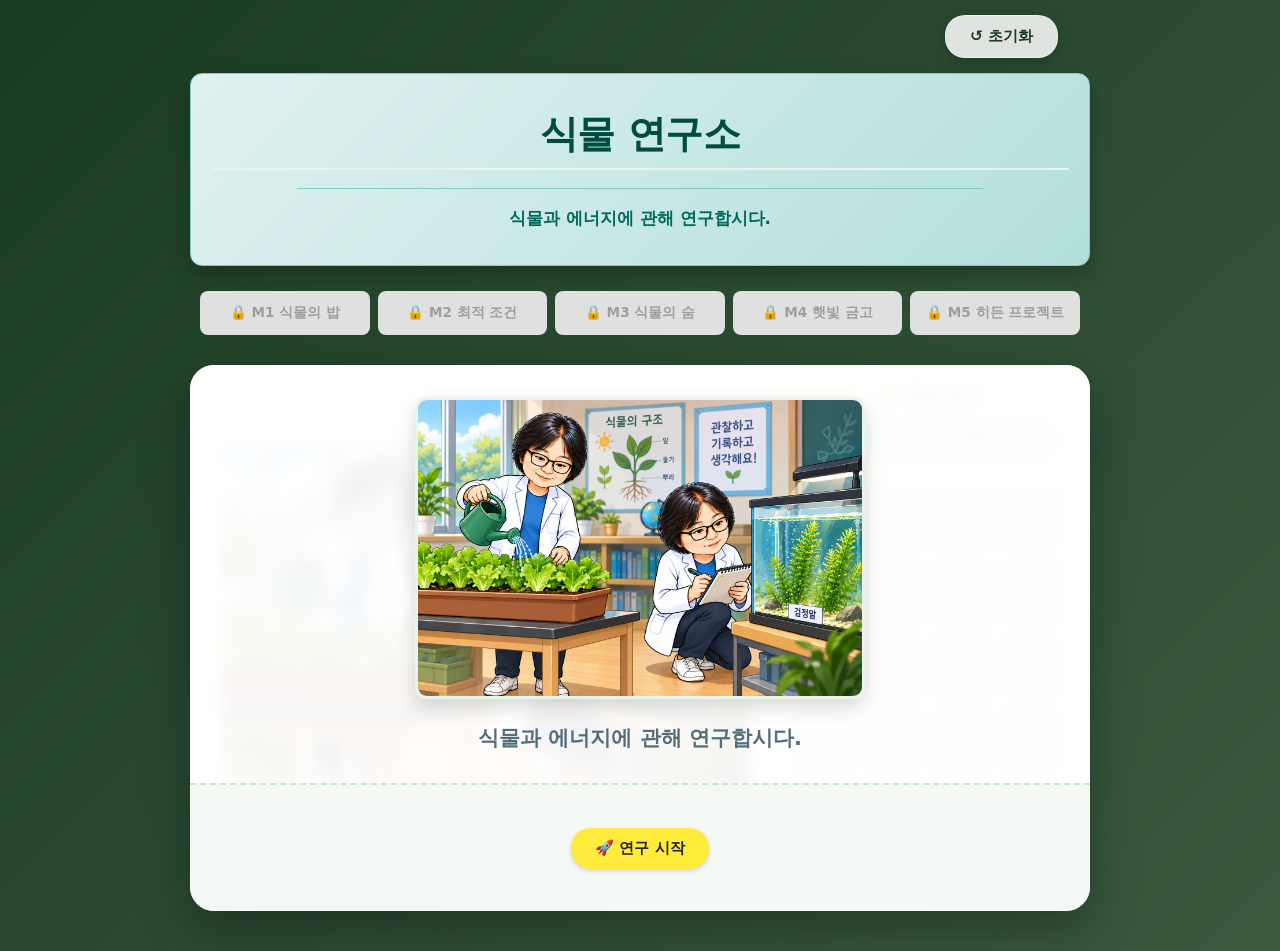
<file: index.html>
<!DOCTYPE html>
<html lang="ko">
<head>
  <meta charset="UTF-8">
  <meta name="viewport" content="width=device-width, initial-scale=1.0, maximum-scale=1.0, user-scalable=no">
  <title>식물 연구소</title>
  <link rel="stylesheet" href="style.css">
  <script defer src="js/main.js"></script>
  <style>
    /* 전체 화면 레이아웃 */
    body, html {
      min-height: 100vh;
      margin: 0;
      display: flex;
      flex-direction: column;
      font-family: 'Pretendard', sans-serif;
      /* 💡 [수정됨] 다른 미션과 동일한 진한 청록색 배경 적용 */
      background: linear-gradient(135deg, #1a3c23 0%, #3a5a40 100%);
      position: relative;
    }

    /* 초기화 버튼 위치 독립 (우측 상단) */
    .top-action-bar {
      text-align: right;
      padding: 15px 2.5% 0;
      max-width: 900px;
      margin: 0 auto;
      width: 100%;
      box-sizing: border-box;
    }

    .btn-reset {
      background: rgba(255, 255, 255, 0.85); /* 💡 어두운 배경에 맞게 색상 변경 */
      color: #1a3c23; 
      border: 1px solid rgba(255,255,255,0.4);
      padding: 10px 24px; 
      font-size: 0.95rem; 
      font-weight: bold; 
      border-radius: 20px; 
      box-shadow: 0 4px 15px rgba(0,0,0,0.2); 
      backdrop-filter: blur(8px);
      cursor: pointer;
      transition: transform 0.2s, background 0.2s;
    }
    
    .btn-reset:hover { 
      transform: scale(1.05); 
      background: #ffffff; 
    }

    /* 밝고 산뜻한 청록색(Teal) 헤더 박스 디자인 */
    .main-header-box {
      background: linear-gradient(135deg, #e0f2f1 0%, #b2dfdb 100%);
      padding: 35px 20px;
      border-radius: 12px;
      border: 1px solid #80cbc4; 
      margin: 15px auto 25px;
      text-align: center;
      max-width: 900px;
      width: 95%;
      box-sizing: border-box;
      box-shadow: 0 8px 20px rgba(0, 0, 0, 0.25); /* 💡 어두운 배경에서 살짝 띄우기 위해 그림자 강화 */
    }

    .main-header-box h2 {
      color: #004d40; 
      margin: 0;
      font-size: 2.4rem;
      font-weight: 800;
      letter-spacing: -0.5px;
    }

    .main-header-box hr {
      border: 0;
      border-top: 1px solid #80cbc4; 
      margin: 18px auto;
      width: 80%;
    }

    .main-header-box p {
      color: #00695c; 
      font-size: 1.05rem;
      margin: 0;
      font-weight: 600;
    }

    /* 직사각형 탭 내비게이션 */
    #stage-nav {
      display: flex;
      flex-direction: row;
      gap: 8px;
      justify-content: space-between;
      margin: 0 auto 30px;
      max-width: 900px;
      width: 95%;
      position: relative;
      z-index: 10;
    }

    .nav-btn {
      flex: 1;
      background-color: rgba(255, 255, 255, 0.15); /* 💡 어두운 배경에 맞춘 반투명 디자인 */
      color: rgba(255, 255, 255, 0.6);           
      padding: 16px 5px;
      border-radius: 6px;
      font-size: 0.95rem;
      font-weight: 700;
      text-align: center;
      text-decoration: none;
      line-height: 1.4;
      cursor: pointer;
      transition: all 0.2s ease;
      border: 1px solid rgba(255, 255, 255, 0.1);
      display: flex;
      align-items: center;
      justify-content: center;
    }

    .nav-btn:not(.disabled) {
      background-color: #e8f5e9;
      color: #2e7d32;
      border: 1px solid #c8e6c9;
      box-shadow: 0 4px 10px rgba(0,0,0,0.2);
    }
    
    .nav-btn:not(.disabled):hover {
      background-color: #2e7d32; 
      color: #ffffff;
      transform: translateY(-2px);
      box-shadow: 0 6px 15px rgba(0,0,0,0.3);
    }

    .nav-btn.disabled {
      cursor: not-allowed;
      pointer-events: none;
    }

    /* === 💡 [수정됨] 하단 영역을 하얀색 둥근 카드 안에 담아 깔끔하게 정리 === */
    .main-container {
      flex-grow: 1;
      display: flex;
      flex-direction: row; 
      width: 95%;
      max-width: 900px;
      margin: 0 auto 40px;
      background: #ffffff;
      border-radius: 24px;
      box-shadow: 0 20px 50px rgba(0,0,0,0.3);
      overflow: hidden; /* 보상 영역의 모서리도 카드 모양에 맞춰 둥글게 깎임 */
      min-height: 400px;
      position: relative;
    }

    #start-overlay {
      position: absolute;
      top: 0; left: 0; width: 100%; height: 100%;
      background: rgba(255, 255, 255, 0.95);
      backdrop-filter: blur(8px);
      display: flex;
      flex-direction: column;
      z-index: 50;
    }

    .start-top {
      flex: 3;
      display: flex;
      flex-direction: column;
      align-items: center;
      justify-content: center;
      padding: 20px;
      box-sizing: border-box;
    }

    .start-top img {
      width: 100%;
      max-width: 450px;
      max-height: 40vh;
      object-fit: contain;
      border-radius: 12px;
      box-shadow: 0 8px 20px rgba(0,0,0,0.15);
      border: 3px solid #e8f5e9;
      margin-bottom: 25px;
    }

    .start-bottom {
      flex: 1;
      display: flex;
      align-items: center;
      justify-content: center;
      background: rgba(244, 249, 245, 0.9);
      border-top: 2px dashed #c8e6c9;
    }
    
    .btn-start {
      background: #ffeb3b; 
      color: #212121; 
      border: none;
      padding: 10px 24px; 
      font-size: 0.95rem; 
      font-weight: bold; 
      border-radius: 20px; 
      box-shadow: 0 2px 4px rgba(0,0,0,0.15); 
      cursor: pointer;
      transition: transform 0.2s, background 0.2s, box-shadow 0.2s;
    }
    
    .btn-start:hover { 
      transform: scale(1.05); 
      background: #fdd835; 
      box-shadow: 0 4px 8px rgba(0,0,0,0.2);
    }

    .image-area {
      flex: 2;
      display: flex;
      justify-content: center;
      align-items: center;
      padding: 20px;
      box-sizing: border-box;
    }

    .image-area img {
      width: 100%;
      max-width: 600px;
      max-height: 100%;
      object-fit: contain;
      border-radius: 12px;
      box-shadow: 0 4px 12px rgba(0,0,0,0.15);
      border: 2px solid #e8f5e9;
    }

    .reward-container {
      flex: 1;
      background-color: #f9fbe7;
      border-left: 3px dashed #c5e1a5;
      padding: 20px;
      display: flex;
      flex-direction: column;
      box-sizing: border-box;
      min-width: 280px; 
    }

    .reward-header {
      font-size: 1.1rem;
      font-weight: bold;
      color: #33691e;
      margin-bottom: 15px;
      display: flex;
      flex-direction: column;
      gap: 10px;
      align-items: stretch;
      border-bottom: 2px solid #dcedc8;
      padding-bottom: 10px;
    }

    #reward-area {
      display: grid;
      grid-template-columns: repeat(4, 1fr);
      grid-template-rows: repeat(5, 68px);
      gap: 6px;
      justify-content: center;
    }

    .reward-slot {
      width: 64px; 
      height: 64px;
      background-color: #e0e0e0;
      border-radius: 8px;
      border: 2px dashed #b0bec5;
      display: flex;
      justify-content: center;
      align-items: center;
      margin: 0 auto;
      box-sizing: border-box;
    }

    .reward-item {
      width: 100%;
      height: 100%;
      object-fit: cover;
      border-radius: 6px;
      box-shadow: 0 2px 4px rgba(0,0,0,0.2);
      animation: popIn 0.4s cubic-bezier(0.175, 0.885, 0.32, 1.275);
    }
    
    @keyframes popIn {
      0% { transform: scale(0); opacity: 0; }
      100% { transform: scale(1); opacity: 1; }
    }
  </style>
</head>
<body>

<!-- 우측 상단 초기화 버튼 -->
<div class="top-action-bar">
  <button class="btn-reset" onclick="resetAllProgress()">↺ 초기화</button>
</div>

<!-- 밝고 세련된 청록색(Teal) 테마 헤더 박스 -->
<div class="main-header-box">
  <h2>식물 연구소</h2>
  <hr>
  <p>식물과 에너지에 관해 연구합시다.</p>
</div>

<!-- 직사각형 탭 내비게이션 -->
<nav id="stage-nav">
  <a href="mission1.html" class="nav-btn">M1 식물의 밥</a>
  <a href="mission2.html" class="nav-btn disabled">🔒 M2 최적조건</a>
  <a href="mission3.html" class="nav-btn disabled">🔒 M3 식물의 숨</a>
  <a href="mission4.html" class="nav-btn disabled">🔒 M4 햇빛 금고 </a>
  <a href="mission5.html" class="nav-btn disabled">🔒 히든프로젝트</a>
</nav>

<!-- 하단 영역 (하얀색 둥근 카드 안에 담김) -->
<main class="main-container">
  
  <div id="start-overlay">
    <div class="start-top">
      <img src="images/main_1.png" alt="식물 연구소 실험실" onerror="this.src='data:image/svg+xml;charset=UTF-8,%3Csvg xmlns=%22http://www.w3.org/2000/svg%22 viewBox=%220 0 400 300%22%3E%3Crect width=%22400%22 height=%22300%22 fill=%22%23e8f5e9%22/%3E%3Ctext x=%22200%22 y=%22150%22 text-anchor=%22middle%22 fill=%22%2378909c%22 font-size=%2220%22%3E메인 이미지 (images/main_1.png)%3C/text%3E%3C/svg%3E'">
      <p style="font-size:1.3rem; color:#546e7a; margin: 0; font-weight: bold; text-align: center;">식물과 에너지에 관해 연구합시다.</p>
    </div>
    <div class="start-bottom">
      <button class="btn-start" onclick="startResearch()">🚀 연구 시작</button>
    </div>
  </div>

  <div class="image-area">
    <img src="images/main_1.png" alt="과학 실험실에서 탐구하는 모습">
  </div>

  <div class="reward-container">
    <div class="reward-header">
      <span style="text-align: center;">🏆 햇빛 창고</span>
      <button id="btn-claim-reward" style="padding: 10px; font-size: 0.95rem; font-weight: bold; border-radius: 12px; border: none; transition: 0.2s;" onclick="claimReward()">🎁 보상 얻기 (남은 횟수: <span id="reward-count">0</span>)</button>
    </div>
    
    <div id="reward-area"></div>
  </div>

</main>

<canvas id="confetti-canvas" style="position: fixed; top: 0; left: 0; pointer-events: none; width: 100%; height: 100%; z-index: 9999;"></canvas>

</body>
</html>
</file>
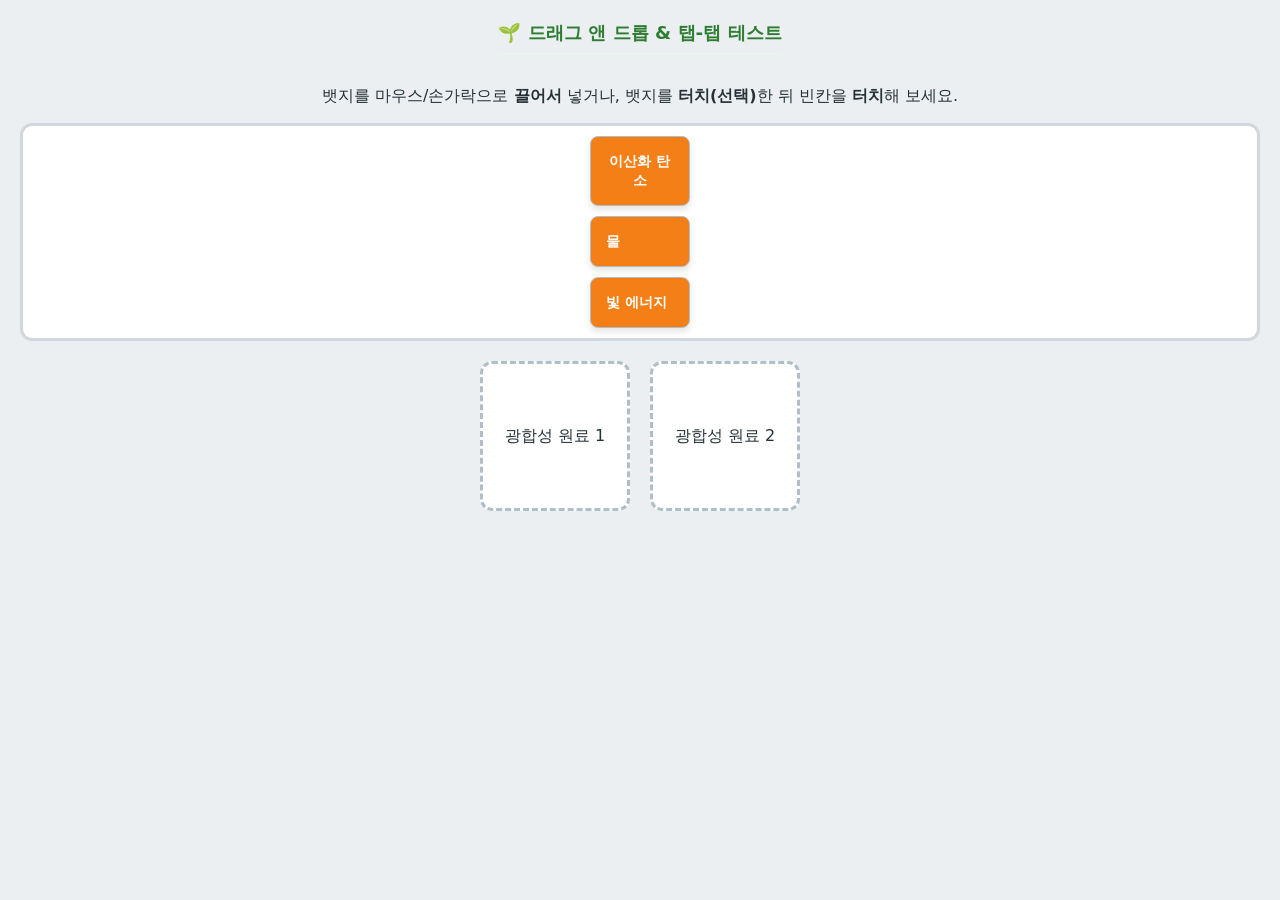
<file: dragdrop-demo.html>
<!DOCTYPE html>
<html lang="ko">
<head>
    <meta charset="UTF-8">
    <meta name="viewport" content="width=device-width, initial-scale=1.0, maximum-scale=1.0, user-scalable=no">
    <title>Interact.js 하이브리드 엔진 테스트</title>
    <!-- Interact.js CDN 호출 -->
    <link rel="stylesheet" href="style.css">
    <style>
        body { font-family: sans-serif; background: #eceff1; padding: 20px; touch-action: none; }
        
        .container { display: flex; gap: 20px; flex-wrap: wrap; margin-top: 20px; }

        /* 빈칸 (드롭존) 스타일 */
        .dropzone, .pool {
            width: 150px; min-height: 150px;
            background: #ffffff; border: 3px dashed #b0bec5; border-radius: 12px;
            display: flex; flex-direction: column; align-items: center; justify-content: center; gap: 10px;
            padding: 10px; transition: background-color 0.3s;
        }
        
        .pool { width: 100%; border: 3px solid #cfd8dc; } /* 원래 뱃지들이 있던 곳 */
        
        /* 드롭존 시각적 피드백 클래스 */
        .dropzone.is-active { background: #e3f2fd; border-color: #2196f3; } /* 드래그 중 반짝임 */
        .dropzone.is-target { background: #c8e6c9; border-color: #4caf50; } /* 뱃지가 위로 올라왔을 때 */

        /* 뱃지 스타일 */
        .badge {
            width: 100px; padding: 15px;
            background: #f57f17; color: white; font-weight: bold; text-align: center;
            border-radius: 8px; cursor: grab; box-shadow: 0 4px 6px rgba(0,0,0,0.1);
            /* 핵심: 태블릿 스크롤 방지 및 유저 텍스트 선택 방지 */
            touch-action: none; user-select: none;
            transition: transform 0.1s, box-shadow 0.2s;
        }

        /* 뱃지 시각적 피드백 클래스 */
        .badge:active { cursor: grabbing; }
        .badge.is-dragging { opacity: 0.8; box-shadow: 0 10px 15px rgba(0,0,0,0.2); }
        .badge.is-selected { 
            outline: 4px solid #d32f2f; 
            transform: scale(1.05); /* 탭 했을 때 살짝 커짐 */
        }
    </style>
</head>


<body>

    <h2>🌱 드래그 앤 드롭 & 탭-탭 테스트</h2>
    <p>뱃지를 마우스/손가락으로 <strong>끌어서</strong> 넣거나, 뱃지를 <strong>터치(선택)</strong>한 뒤 빈칸을 <strong>터치</strong>해 보세요.</p>

    <!-- 뱃지들이 모여있는 풀(Pool)도 하나의 드롭존으로 만듭니다 -->
    <div id="badge-pool" class="pool dropzone">
        <div class="badge" id="badge-1">이산화 탄소</div>
        <div class="badge" id="badge-2">물</div>
        <div class="badge" id="badge-3">빛 에너지</div>
    </div>

    <!-- 목적지 드롭존 -->
    <div class="container">
        <div class="dropzone" id="zone-1">광합성 원료 1</div>
        <div class="dropzone" id="zone-2">광합성 원료 2</div>
    </div>

    <!-- 2. 우리가 만든 전용 엔진 스크립트 연결 -->
    <script src="js/dragdrop.js"></script>
</body>
</html>
</file>
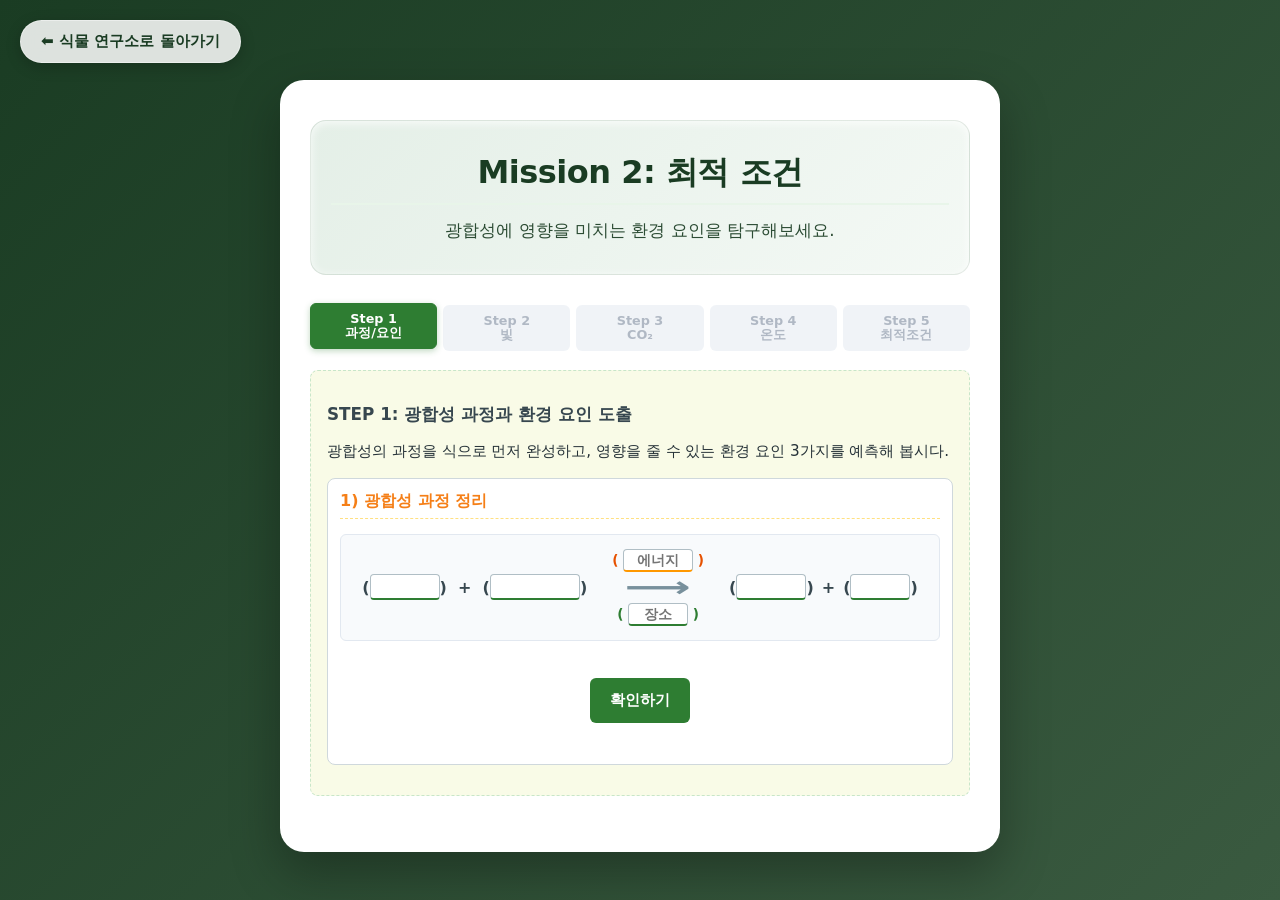
<file: mission2.html>
<!DOCTYPE html>
<html lang="ko">
<head>
  <meta charset="UTF-8">
  <meta name="viewport" content="width=device-width, initial-scale=1.0, maximum-scale=1.0, user-scalable=no">
  <title>Mission 2 - 최적 조건</title>
  <link rel="stylesheet" href="style.css">
   <!-- 모바일(터치) 환경에서 HTML5 Drag and Drop이 작동하게 해주는 라이브러리 추가 -->
  <script defer src="js/main.js"></script>
  <script defer src="js/dragdrop.js"></script>
  <script defer src="js/mission2.js"></script>

  <style>
    body, html {
      min-height: 100vh; margin: 0; display: flex; flex-direction: column;
      font-family: 'Pretendard', -apple-system, BlinkMacSystemFont, system-ui, Roboto, sans-serif;
      background: linear-gradient(135deg, #1a3c23 0%, #3a5a40 100%);
    }

    .top-bar { position: absolute; top: 20px; left: 20px; z-index: 100; }
    .back-btn {
      background-color: rgba(255, 255, 255, 0.85); color: #1a3c23; text-decoration: none;
      padding: 10px 20px; border-radius: 30px; font-weight: 700; font-size: 0.95rem;
      box-shadow: 0 4px 15px rgba(0,0,0,0.2); border: 1px solid rgba(255,255,255,0.4);
      backdrop-filter: blur(8px); display: inline-flex; transition: all 0.3s ease;
    }
    .back-btn:hover { background-color: #ffffff; transform: translateY(-2px); box-shadow: 0 6px 20px rgba(0,0,0,0.3); }

    .mission-container { flex-grow: 1; display: flex; flex-direction: column; align-items: center; padding: 80px 20px 40px 20px; box-sizing: border-box; }
    .mission-card { background: #ffffff; padding: 40px 30px; border-radius: 24px; box-shadow: 0 20px 50px rgba(0,0,0,0.3); max-width: 800px; width: 100%; }
    .mission-title { color: #1a3c23; margin-top: 0; font-size: 2rem; text-align: center; font-weight: 800; letter-spacing: -0.5px; }
    
    .blank-input { text-align: center; font-weight: bold; color: #1b5e20; border: 1px solid #b0bec5; border-bottom: 2px solid #2e7d32; border-radius: 4px; padding: 4px; outline: none; }
    .blank-input:focus { border-bottom: 2px solid #f57f17; }

    /* 💡 [복구] 변인 뱃지 및 드롭존 디자인 */
    .m2-badge-pool { 
      display: flex; flex-wrap: wrap; gap: 8px; justify-content: center; 
      background: #f8fafc; border: 1px solid #cfd8dc; padding: 12px; border-radius: 8px; margin-bottom: 16px; 
    }
    .m2-badge {
      background: #ffffff; border: 2px solid #90a4ae; border-radius: 20px; 
      padding: 6px 14px; font-size: 0.9rem; font-weight: 700; color: #37474f; 
      cursor: grab; box-shadow: 0 2px 5px rgba(0,0,0,0.08); user-select: none;
    }
    .m2-badge:active { cursor: grabbing; transform: scale(0.95); }
    
    .m2-dropzone {
      min-height: 46px; background: #ffffff; border: 2px dashed #b0bec5; border-radius: 8px; 
      display: flex; align-items: center; justify-content: center; flex-wrap: wrap; gap: 8px; 
      padding: 8px; transition: background 0.2s;
    }
    .drag-over-m2 { background: #e3f2fd !important; border-color: #1e88e5 !important; }
    
    .exp-grid {
      display: grid; grid-template-columns: 120px 1fr; align-items: center; gap: 8px; 
      background: #f1f8e9; padding: 14px; border-radius: 8px; border: 1px solid #c8e6c9; margin-bottom: 12px;
    }
    .exp-grid label { font-weight: bold; font-size: 0.9rem; color: #2e7d32; text-align: right; padding-right: 8px; }

    /* 💡 스텝 화면 분리 및 숨김 보장 */
    .m2-step-container { display: none !important; }
    .m2-step-container.active { display: block !important; animation: fadeIn 0.4s ease; }
    @keyframes fadeIn { from { opacity: 0; transform: translateY(10px); } to { opacity: 1; transform: translateY(0); } }
  </style>
</head>
<body>

<div class="top-bar">
  <a href="index.html" class="back-btn">⬅ 식물 연구소로 돌아가기</a>
</div>

<!-- 모달 창 영역 -->
<div class="modal-overlay" id="result-image-modal">
  <div class="step-image-modal-card" style="max-width: 600px;">
    <div class="step-image-header">
      <h3 id="result-modal-title">📈 실험 결과 확인</h3>
      <button class="modal-close" style="margin:0; padding:4px 10px;" onclick="document.getElementById('result-image-modal').style.display='none'">✕ 닫기</button>
    </div>
    <div class="step-image-body">
      <div class="step-image-frame" id="result-image-frame" style="min-height: 250px; background: #fff;"></div>
      <div class="step-image-desc" id="result-image-desc" style="background:#e8f5e9; font-weight:bold;"></div>
    </div>
    <div class="step-image-footer" style="justify-content: center;">
      <button type="button" class="btn-action" style="margin:0; padding:12px 30px; font-size:1.05rem;" onclick="document.getElementById('result-image-modal').style.display='none'">확인 완료</button>
    </div>
  </div>
</div>
<!-- 💡 코난 모달 창 교체 -->
<div class="modal-overlay" id="conan-modal">
  <div class="modal-card" style="max-width: 550px; text-align: center; border: 4px solid #1976d2; background: #e3f2fd; z-index: 1000;">
    <img src="images/conan.png" alt="탐정 코난" style="max-width: 120px; height: auto; margin-bottom: 12px;" onerror="this.style.display='none'">
    <div style="background: #ffffff; padding: 16px; border-radius: 8px; border: 2px dashed #1565c0; margin-bottom: 16px; text-align:left; font-size: 0.95rem; line-height: 1.6;">
      <strong style="color:#1565c0; font-size: 1.05rem;">[환경요인과 광합성의 관계]</strong><br>
      빛의 세기, 이산화탄소의 농도, 온도가 모두 알맞게 유지 될 때 광합성이 활발하게 일어나 식물이 잘 자랄 수 있다.
    </div>
    <h3 style="color: #1565c0; font-size: 1.3rem; margin-top:0;">🕵️‍♂️ 여기서 잠깐! 광합성은 식물만 할까?</h3>
    <div style="background: #ffffff; padding: 16px; border-radius: 8px; border: 2px solid #bbdefb; margin: 16px 0; text-align:left; font-size: 0.95rem; line-height: 2.0;">
      원생생물계에 속하는 식물 플랑크톤과 조류( <input type="text" id="conan-q1" class="quiz-input" style="width:40px; padding:4px; text-align:center;" placeholder="ㄱ">, 
      <input type="text" id="conan-q2" class="quiz-input" style="width:55px; padding:4px; text-align:center;" placeholder="ㅁㅇ">, 
      <input type="text" id="conan-q3" class="quiz-input" style="width:65px; padding:4px; text-align:center;" placeholder="ㄷㅅㅁ"> 등 ),<br>
      원핵생물계에 속하는 일부 세균( <input type="text" id="conan-q4" class="quiz-input" style="width:75px; padding:4px; text-align:center;" placeholder="ㄴㅅㄱ"> ) 등도<br>
      <strong>엽록소를 이용해 광합성을 한다!</strong>
    </div>
    <p id="conan-msg" style="font-weight:bold; font-size:0.95rem; min-height:1.2rem; color:#c62828; margin: 10px 0;"></p>
    
    <!-- 💡 수정됨: type="button" 추가 및 this 파라미터 전달 -->
    <button type="button" class="btn-action" style="font-size: 1.05rem; padding: 12px 28px; width: 100%; margin-top:8px;" onclick="checkConanQuiz(this)">정답 확인</button>
  </div>
</div>

<div class="modal-overlay" id="master-modal">
  <div class="modal-card" style="max-width: 600px; text-align: center; border: 4px solid #fbc02d; background: #fffde7; z-index: 1000;">
    <h2 style="color: #f57f17; font-size: 1.8rem; margin-top:0;">🎉 축하합니다! 🎉</h2>
    <h3 style="color: #2e7d32; margin-top: 0; margin-bottom: 16px;">당신은 광합성 마스터님으로 승격되셨습니다.</h3>
    
    <!-- 💡 이미지 경로 M2_s05_master.png 로 수정 완료 -->
    <img src="images/M2_s05_master.png" alt="마스터 인증" style="width: 100%; max-width: 520px; height: auto; margin-bottom: 16px; border-radius: 8px; box-shadow: 0 4px 12px rgba(0,0,0,0.15);"onerror="this.style.display='none'">
    
    <button class="btn-action" style="font-size: 1.05rem; padding: 14px 28px; width: 100%; background:#f57f17; margin-top:14px;" onclick="location.href='mission3.html'">➔ Mission 3 (식물의 숨) 가기</button>
    <button class="modal-close" style="margin-top:14px; width:100%; min-height: 44px;" onclick="document.getElementById('master-modal').style.display='none'">✕ 닫기</button>
  </div>
</div>

<main class="mission-container">
  <div id="stage-2" class="mission-card stage-card active">
    
    <div style="background: linear-gradient(135deg, #e4efe7 0%, #f4f9f5 100%); padding: 30px 20px; border-radius: 16px; margin-bottom: 30px; border: 1px solid rgba(26, 60, 35, 0.08); box-shadow: inset 0 2px 10px rgba(255,255,255,0.8);">
      <h2 class="mission-title" style="margin-bottom: 12px;">Mission 2: 최적 조건</h2>
      <p style="color: #2c4c34; font-size: 1.05rem; line-height: 1.6; text-align: center; margin: 0; font-weight: 500;">
        광합성에 영향을 미치는 환경 요인을 탐구해보세요.
      </p>
    </div>

    <!-- 단계 네비게이션 -->
    <div class="step-indicator" id="m2-indicator">
      <div class="step-item active" id="m2-dot-1">Step 1<br>과정/요인</div>
      <div class="step-item" id="m2-dot-2">Step 2<br>빛</div>
      <div class="step-item" id="m2-dot-3">Step 3<br>CO₂</div>
      <div class="step-item" id="m2-dot-4">Step 4<br>온도</div>
      <div class="step-item" id="m2-dot-5">Step 5<br>최적조건</div>
    </div>

    <!-- M2 Step 1 -->
     <div id="m2-step1" class="m2-step-container active">
      <div class="interactive-box">
        <h3>STEP 1: 광합성 과정과 환경 요인 도출</h3>
        <p style="font-size:0.95rem;">광합성의 과정을 식으로 먼저 완성하고, 영향을 줄 수 있는 환경 요인 3가지를 예측해 봅시다.</p>
        <div class="exp-section">
          <h4>1) 광합성 과정 정리</h4>
          
          <!-- 💡 수정된 광합성 식 레이아웃 (녹말 삭제, 깔끔한 일렬 정렬) -->
          <div class="quiz-equation" style="display: flex; align-items: center; justify-content: center; gap: 10px; flex-wrap: wrap; font-weight: bold; color: #37474f; margin-top: 15px;">
            
            <!-- 반응물 -->
            <div style="display: flex; align-items: center;">
              ( <input type="text" class="blank-input" id="m2-eq-in-1" style="width:70px;"> ) &nbsp;+&nbsp; 
              ( <input type="text" class="blank-input" id="m2-eq-in-2" style="width:90px;"> )
            </div>
            
            <!-- 화살표 및 위(에너지)/아래(장소) 힌트 유지 -->
            <div style="display: flex; flex-direction: column; align-items: center; justify-content: center; margin: 0 15px;">
              <span style="font-size: 0.85rem; color: #e65100;">( <input type="text" class="blank-input" id="m2-eq-energy" placeholder="에너지" style="width:70px; font-size: 0.85rem; padding: 2px; color:#e65100; border-bottom-color:#ff9800;"> )</span>
              <span style="font-size: 1.8rem; line-height: 0.8; color: #78909c; margin: 4px 0; transform: scaleX(1.6); display: inline-block;">⟶</span>
              <span style="font-size: 0.85rem; color: #2e7d32;">( <input type="text" class="blank-input" id="m2-eq-place" placeholder="장소" style="width:60px; font-size: 0.85rem; padding: 2px; color:#2e7d32;"> )</span>
            </div>
            
            <!-- 생성물 (심플하게 원상복구) -->
            <div style="display: flex; align-items: center;">
              ( <input type="text" class="blank-input" id="m2-eq-out-1" style="width:70px;"> ) 
              <span style="margin: 0 8px;">+</span> 
              ( <input type="text" class="blank-input" id="m2-eq-out-2" style="width:60px;"> )
            </div>
            
          </div>
          <!-- 광합성 식 레이아웃 끝 -->

          <div style="text-align:center;">
             <button class="btn-action" style="margin-top: 25px;" onclick="checkM2Step1Eq()">확인하기</button>
             <p id="m2-eq-msg" style="margin:10px 0 0; font-weight:bold; font-size:0.9rem; min-height:1.2rem; line-height: 1.5;"></p>
          </div>
        </div>
        
        <div class="exp-section" id="m2-factors-area" style="display:none; border-color:#81c784; background:#f1f8e9;">
          <h4>2) 환경 요인 3가지 예측</h4>
          <p style="font-size:0.9rem; margin-top:0;">위 식을 바탕으로 식물 주변에서 광합성량에 직접 영향을 미칠 수 있는 환경 요인을 정확히 쓰세요.</p>
          <div style="text-align: center; margin-bottom: 16px;"><img src="images/M2_s01.png" alt="환경 요인 예측 모식도" style="width: 100%; max-width: 450px; border-radius: 8px; border: 1.5px solid #cfd8dc; box-shadow: 0 4px 8px rgba(0,0,0,0.05);" onerror="this.style.display='none'"></div>
          <div style="display:flex; gap:10px; justify-content:center; flex-wrap:wrap;">
            <input type="text" class="quiz-input" id="m2-fac-1" placeholder="요인 1" style="width:110px;">
            <input type="text" class="quiz-input" id="m2-fac-2" placeholder="요인 2" style="width:110px;">
            <input type="text" class="quiz-input" id="m2-fac-3" placeholder="요인 3" style="width:110px;">
          </div>
          <div style="text-align:center; margin-top:14px;">
             <button class="btn-action" style="background:#2e7d32;" onclick="checkM2Step1Factors()">환경 요인 확인 ➔</button>
             <p id="m2-fac-msg" style="margin:10px 0 0; font-weight:bold; font-size:0.9rem; min-height:1.2rem;"></p>
             <button class="btn-action" id="btn-m2-next1" style="background:#f57f17; display:none; margin-top:12px; width:100%;" onclick="goCustomM2Step(2)">다음 Step 2 가기 ➔</button>
          </div>
        </div>
      </div>
    </div>

    <!-- M2 Step 2 -->
    <div id="m2-step2" class="m2-step-container">
      <div class="interactive-box">
        <h3>STEP 2: 빛의 세기와 광합성량</h3>
        <div class="exp-section">
          <h4>가설 설정</h4>
          <div style="text-align: center; margin-bottom: 12px;"><img src="images/M2_s02_light2.png" alt="빛의 세기 실험 모식도" style="width: 100%; max-width: 450px; border-radius: 8px; border: 1.5px solid #cfd8dc; box-shadow: 0 4px 8px rgba(0,0,0,0.05);" onerror="this.style.display='none'"></div>
          <div style="display:flex; align-items:center; gap:6px; flex-wrap:wrap; font-weight:bold; font-size:0.95rem; justify-content: center;">
            빛의 세기가 ( <input type="text" class="quiz-input" id="m2-s2-hyp1" placeholder="변화" style="width:90px;"> ) 질수록, 광합성량이 ( <input type="text" class="quiz-input" id="m2-s2-hyp2" placeholder="결과" style="width:90px;"> ) 할 것이다.
          </div>
        </div>
        <div class="exp-section">
          <h4>실험 조건 설계</h4>
          <div style="font-size:0.9rem; font-weight:bold; color:#546e7a; margin-bottom:8px; text-align:center;">[아래의 변인을 알맞은 칸으로 모두 드래그 하세요]</div>
          
          <div class="m2-badge-pool" id="m2-s2-pool" ondrop="dropM2(event)" ondragover="allowDropM2(event)">
            <div class="m2-badge" id="m2-s2-b-light" data-val="light" draggable="true" ondragstart="dragM2(event)">☀️ 빛의 세기</div>
            <div class="m2-badge" id="m2-s2-b-co2" data-val="co2" draggable="true" ondragstart="dragM2(event)">💨 이산화 탄소 농도</div>
            <div class="m2-badge" id="m2-s2-b-temp" data-val="temp" draggable="true" ondragstart="dragM2(event)">🌡️ 온도</div>
            <div class="m2-badge" id="m2-s2-b-photo" data-val="photo" draggable="true" ondragstart="dragM2(event)">🫧 광합성량(산소발생량)</div>
            <div class="m2-badge" id="m2-s2-b-plant" data-val="plant" draggable="true" ondragstart="dragM2(event)">🌱 식물의 종류</div>
            <div class="m2-badge" id="m2-s2-b-soil" data-val="soil" draggable="true" ondragstart="dragM2(event)">💧 토양의 습도</div>
          </div>
          
          <div class="exp-grid">
            <label>다르게 할 조건<br><span style="font-size:0.85rem; color:#1976d2;">(조작 변인)</span></label>
            <div class="m2-dropzone" id="m2-s2-var1" ondrop="dropM2(event)" ondragover="allowDropM2(event)" ondragleave="dragLeaveM2(event)"></div>
            <label>같게 할 조건<br><span style="font-size:0.85rem; color:#1976d2;">(통제 변인)</span></label>
            <div class="m2-dropzone" id="m2-s2-var2" ondrop="dropM2(event)" ondragover="allowDropM2(event)" ondragleave="dragLeaveM2(event)"></div>
            <label>측정할 것<br><span style="font-size:0.85rem; color:#1976d2;">(종속 변인)</span></label>
            <div class="m2-dropzone" id="m2-s2-var3" ondrop="dropM2(event)" ondragover="allowDropM2(event)" ondragleave="dragLeaveM2(event)"></div>
          </div>
          
          <!-- 💡 함수 연결 수정 완완료 -->
          <button class="btn-action" style="width:100%; margin-top:12px; font-size:1.05rem;" onclick="runM2Exp2()">실험 진행 및 결과 확인 ▶</button>
          <p id="m2-s2-var-msg" style="margin:10px 0 0; text-align:center; font-weight:bold; font-size:0.9rem; min-height:1.2rem;"></p>
        </div>
        
        <div class="exp-section" id="m2-s2-result-area" style="display:none;">
          <h4>실험 결과 및 결론 도출</h4>
          <div class="graph-wrapper" style="max-width:350px; margin:0 auto 12px;">
            <canvas class="chart-cv" id="chart-light-only" width="300" height="180"></canvas>
            <div style="margin-top:14px;"><input type="range" id="slider-light-only" min="0" max="100" value="0" oninput="drawSingleGraph('chart-light-only', this.value, (x)=>computeRate(x, 70, 25).rate, '빛의 세기 (상대값)', '#2e7d32')"></div>
          </div>
          <div style="background:#e8f5e9; padding:14px; border-radius:6px; font-weight:bold; font-size:0.95rem; text-align:center; line-height:1.8;">
            빛의 세기가 ( <input type="text" class="quiz-input" id="m2-s2-con1" placeholder="예: 강해" style="width:80px;"> ) 지면,<br>
            광합성량은 ( <input type="text" class="quiz-input" id="m2-s2-con2" placeholder="예: 증가하다가 일정 세기 이상이면 일정" style="width:80%; max-width:320px; margin-top:6px;"> ) 하다.
          </div>
          <div style="text-align:center; margin-top:14px;">
            <button class="btn-action" onclick="checkM2Conclusion2()">결론 확인 ➔</button>
            <p id="m2-s2-con-msg" style="margin:10px 0 0; font-weight:bold; font-size:0.95rem; min-height:1.2rem; line-height: 1.6;"></p>
            <button class="btn-action" id="btn-m2-next2" style="background:#f57f17; display:none; margin-top:12px; width:100%;" onclick="goCustomM2Step(3)">다음 Step 3 가기 ➔</button>
          </div>
        </div>
      </div>
    </div>

    <!-- M2 Step 3 -->
    <div id="m2-step3" class="m2-step-container">
      <div class="interactive-box">
        <h3>STEP 3: 이산화 탄소 농도와 광합성량</h3>
        <div class="exp-section">
          <h4>가설 설정</h4>
          <div style="text-align: center; margin-bottom: 12px;"><img src="images/M2_s03_CO2_2.png" alt="이산화 탄소 농도 실험 모식도" style="width: 100%; max-width: 450px; border-radius: 8px; border: 1.5px solid #cfd8dc; box-shadow: 0 4px 8px rgba(0,0,0,0.05);" onerror="this.style.display='none'"></div>
          <div style="display:flex; align-items:center; gap:6px; flex-wrap:wrap; font-weight:bold; font-size:0.95rem; justify-content: center;">
            이산화 탄소 농도가 ( <input type="text" class="quiz-input" id="m2-s3-hyp1" placeholder="변화" style="width:90px;"> ) 질수록, 광합성량이 ( <input type="text" class="quiz-input" id="m2-s3-hyp2" placeholder="결과" style="width:90px;"> ) 할 것이다.
          </div>
        </div>
        <div class="exp-section">
          <h4>실험 조건 설계</h4>
          
          <div class="m2-badge-pool" id="m2-s3-pool" ondrop="dropM2(event)" ondragover="allowDropM2(event)">
            <div class="m2-badge" id="m2-s3-b-light" data-val="light" draggable="true" ondragstart="dragM2(event)">☀️ 빛의 세기</div>
            <div class="m2-badge" id="m2-s3-b-co2" data-val="co2" draggable="true" ondragstart="dragM2(event)">💨 이산화 탄소 농도</div>
            <div class="m2-badge" id="m2-s3-b-temp" data-val="temp" draggable="true" ondragstart="dragM2(event)">🌡️ 온도</div>
            <div class="m2-badge" id="m2-s3-b-photo" data-val="photo" draggable="true" ondragstart="dragM2(event)">🫧 광합성량(산소발생량)</div>
            <div class="m2-badge" id="m2-s3-b-plant" data-val="plant" draggable="true" ondragstart="dragM2(event)">🌱 식물의 종류</div>
            <div class="m2-badge" id="m2-s3-b-soil" data-val="soil" draggable="true" ondragstart="dragM2(event)">💧 토양의 습도</div>
          </div>
          
          <div class="exp-grid">
            <label>다르게 할 조건</label><div class="m2-dropzone" id="m2-s3-var1" ondrop="dropM2(event)" ondragover="allowDropM2(event)" ondragleave="dragLeaveM2(event)"></div>
            <label>같게 할 조건</label><div class="m2-dropzone" id="m2-s3-var2" ondrop="dropM2(event)" ondragover="allowDropM2(event)" ondragleave="dragLeaveM2(event)"></div>
            <label>측정할 것</label><div class="m2-dropzone" id="m2-s3-var3" ondrop="dropM2(event)" ondragover="allowDropM2(event)" ondragleave="dragLeaveM2(event)"></div>
          </div>
          
          <!-- 💡 함수 연결 수정 완료 -->
          <button class="btn-action" style="width:100%; margin-top:12px; font-size:1.05rem;" onclick="runM2Exp3()">실험 진행 및 결과 확인 ▶</button>
          <p id="m2-s3-var-msg" style="margin:10px 0 0; text-align:center; font-weight:bold; font-size:0.9rem; min-height:1.2rem;"></p>
        </div>
        
        <div class="exp-section" id="m2-s3-result-area" style="display:none;">
          <h4>실험 결과 및 결론 도출</h4>
          <div class="graph-wrapper" style="max-width:350px; margin:0 auto 12px;">
            <canvas class="chart-cv" id="chart-co2-only" width="300" height="180"></canvas>
            <div style="margin-top:14px;"><input type="range" id="slider-co2-only" min="0" max="100" value="0" oninput="drawSingleGraph('chart-co2-only', this.value, (x)=>computeRate(70, x, 25).rate, '이산화 탄소 농도 (상대값)', '#0277bd')"></div>
          </div>
          <div style="background:#e3f2fd; padding:14px; border-radius:6px; font-weight:bold; font-size:0.95rem; text-align:center; line-height:1.8;">
            이산화 탄소 농도가 ( <input type="text" class="quiz-input" id="m2-s3-con1" placeholder="예: 높아" style="width:80px;"> ) 지면,<br>
            광합성량은 ( <input type="text" class="quiz-input" id="m2-s3-con2" placeholder="예: 증가하다가 일정 농도 이상이면 일정" style="width:80%; max-width:320px; margin-top:6px;"> ) 하다.
          </div>
          <div style="text-align:center; margin-top:14px;">
            <button class="btn-action" onclick="checkM2Conclusion3()">결론 확인 ➔</button>
            <p id="m2-s3-con-msg" style="margin:10px 0 0; font-weight:bold; font-size:0.95rem; min-height:1.2rem;"></p>
            <button class="btn-action" id="btn-m2-next3" style="background:#f57f17; display:none; margin-top:12px; width:100%;" onclick="goCustomM2Step(4)">다음 Step 4 가기 ➔</button>
          </div>
        </div>
      </div>
    </div>

    <!-- M2 Step 4 -->
    <div id="m2-step4" class="m2-step-container">
      <div class="interactive-box">
        <h3>STEP 4: 온도와 광합성량</h3>
        <div class="exp-section">
          <h4>가설 설정</h4>
          <div style="text-align: center; margin-bottom: 12px;"><img src="images/M2_s04_pot.png" alt="온도 실험 모식도" style="width: 100%; max-width: 450px; border-radius: 8px; border: 1.5px solid #cfd8dc; box-shadow: 0 4px 8px rgba(0,0,0,0.05);" onerror="this.style.display='none'"></div>
          <div style="display:flex; align-items:center; gap:6px; flex-wrap:wrap; font-weight:bold; font-size:0.95rem; justify-content: center;">
            온도가 ( <input type="text" class="quiz-input" id="m2-s4-hyp1" placeholder="변화" style="width:90px;"> ) 질수록, 광합성량이 ( <input type="text" class="quiz-input" id="m2-s4-hyp2" placeholder="결과" style="width:90px;"> ) 할 것이다.
          </div>
        </div>
        <div class="exp-section">
          <h4>실험 조건 설계</h4>
          
          <div class="m2-badge-pool" id="m2-s4-pool" ondrop="dropM2(event)" ondragover="allowDropM2(event)">
            <div class="m2-badge" id="m2-s4-b-light" data-val="light" draggable="true" ondragstart="dragM2(event)">☀️ 빛의 세기</div>
            <div class="m2-badge" id="m2-s4-b-co2" data-val="co2" draggable="true" ondragstart="dragM2(event)">💨 이산화 탄소 농도</div>
            <div class="m2-badge" id="m2-s4-b-temp" data-val="temp" draggable="true" ondragstart="dragM2(event)">🌡️ 온도</div>
            <div class="m2-badge" id="m2-s4-b-photo" data-val="photo" draggable="true" ondragstart="dragM2(event)">🫧 광합성량(산소발생량)</div>
            <div class="m2-badge" id="m2-s4-b-plant" data-val="plant" draggable="true" ondragstart="dragM2(event)">🌱 식물의 종류</div>
            <div class="m2-badge" id="m2-s4-b-soil" data-val="soil" draggable="true" ondragstart="dragM2(event)">💧 토양의 습도</div>
          </div>
          
          <div class="exp-grid">
            <label>다르게 할 조건</label><div class="m2-dropzone" id="m2-s4-var1" ondrop="dropM2(event)" ondragover="allowDropM2(event)" ondragleave="dragLeaveM2(event)"></div>
            <label>같게 할 조건</label><div class="m2-dropzone" id="m2-s4-var2" ondrop="dropM2(event)" ondragover="allowDropM2(event)" ondragleave="dragLeaveM2(event)"></div>
            <label>측정할 것</label><div class="m2-dropzone" id="m2-s4-var3" ondrop="dropM2(event)" ondragover="allowDropM2(event)" ondragleave="dragLeaveM2(event)"></div>
          </div>
          
          <button class="btn-action" style="width:100%; margin-top:12px; font-size:1.05rem;" onclick="runM2Exp4()">실험 진행 및 결과 확인 ▶</button>
          <p id="m2-s4-var-msg" style="margin:10px 0 0; text-align:center; font-weight:bold; font-size:0.9rem; min-height:1.2rem;"></p>
        </div>
        
        <div class="exp-section" id="m2-s4-result-area" style="display:none;">
          <h4>실험 결과 및 결론 도출</h4>
          <div class="graph-wrapper" style="max-width:350px; margin:0 auto 12px;">
            <canvas class="chart-cv" id="chart-temp-only" width="300" height="180"></canvas>
            <div style="margin-top:14px;"><input type="range" id="slider-temp-only" min="0" max="60" value="0" oninput="drawSingleGraph('chart-temp-only', this.value, getTempRate, '온도(℃)', '#d84315')"></div>
          </div>
          <div style="background:#fff3e0; padding:14px; border-radius:6px; font-weight:bold; font-size:0.95rem; text-align:center; line-height:1.8;">
            온도가 ( <input type="text" class="quiz-input" id="m2-s4-con1" placeholder="예: 높아" style="width:80px;"> ) 지면,<br>
            광합성량은 ( <input type="text" class="quiz-input" id="m2-s4-con2" placeholder="예: 증가하다가 적정 온도를 넘으면 급격히 감소" style="width:80%; max-width:350px; margin-top:6px;"> ) 한다.
          </div>
          <div style="text-align:center; margin-top:14px;">
            <button class="btn-action" onclick="checkM2Conclusion4()">결론 확인 ➔</button>
            <p id="m2-s4-con-msg" style="margin:10px 0 0; font-weight:bold; font-size:0.95rem; min-height:1.2rem;"></p>
            <button class="btn-action" id="btn-m2-next4" style="background:#f57f17; display:none; margin-top:12px; width:100%;" onclick="goCustomM2Step(5)">다음 Step 5 가기 ➔</button>
          </div>
        </div>
      </div>
    </div>

    <!-- M2 Step 5 -->
    <div id="m2-step5" class="m2-step-container">
      <div class="interactive-box">
        <h3>STEP 5: 광합성 최적 조건 종합 분석</h3>
        <p style="font-size:0.95rem;">세 가지 요인을 동시에 조절하여 광합성량이 최대가 되는 최적 조건을 찾아보세요.</p>
        
        <div class="slider-control"><label>빛의 세기 (상대값): <span id="val-light">20</span></label><input type="range" id="slider-light" min="0" max="100" value="20" oninput="updateSimulationCombined()"></div>
        <div class="slider-control"><label>이산화 탄소(CO₂) 농도 (상대값): <span id="val-co2">20</span></label><input type="range" id="slider-co2" min="0" max="100" value="20" oninput="updateSimulationCombined()"></div>
        <div class="slider-control"><label>온도: <span id="val-temp">20</span> ℃</label><input type="range" id="slider-temp" min="0" max="60" value="20" oninput="updateSimulationCombined()"></div>
        
        <div class="status-screen" id="status-photo" style="margin: 15px 0; padding: 15px; background: #e8f5e9; border: 2px solid #a5d6a7; border-radius: 8px; text-align: center; font-size: 1.1rem; color: #2e7d32;">
          현재 분당 산소 방출 기포 수: <strong>25개</strong>
        </div>
        
        <div class="graphs-container" style="display: flex; gap: 10px; flex-wrap: wrap; justify-content: center;">
          <div class="graph-wrapper" style="flex: 1; min-width: 200px;"><h4>[빛 - 광합성량]</h4><canvas class="chart-cv" id="chart-light" width="220" height="130" style="width: 100%; background: #f9f9f9; border: 1px solid #ccc;"></canvas></div>
          <div class="graph-wrapper" style="flex: 1; min-width: 200px;"><h4>[CO₂ - 광합성량]</h4><canvas class="chart-cv" id="chart-co2" width="220" height="130" style="width: 100%; background: #f9f9f9; border: 1px solid #ccc;"></canvas></div>
          <div class="graph-wrapper" style="flex: 1; min-width: 200px;"><h4>[온도 - 광합성량]</h4><canvas class="chart-cv" id="chart-temp" width="220" height="130" style="width: 100%; background: #f9f9f9; border: 1px solid #ccc;"></canvas></div>
        </div>
      </div>
    </div>
  </div>
</main>
<!-- 💡 화면 클릭을 방해하지 않도록 pointer-events: none 스타일 추가 -->
<canvas id="confetti-canvas" style="position: fixed; top: 0; left: 0; pointer-events: none; width: 100%; height: 100%; z-index: 9999;"></canvas>

</body>
</html>
</file>
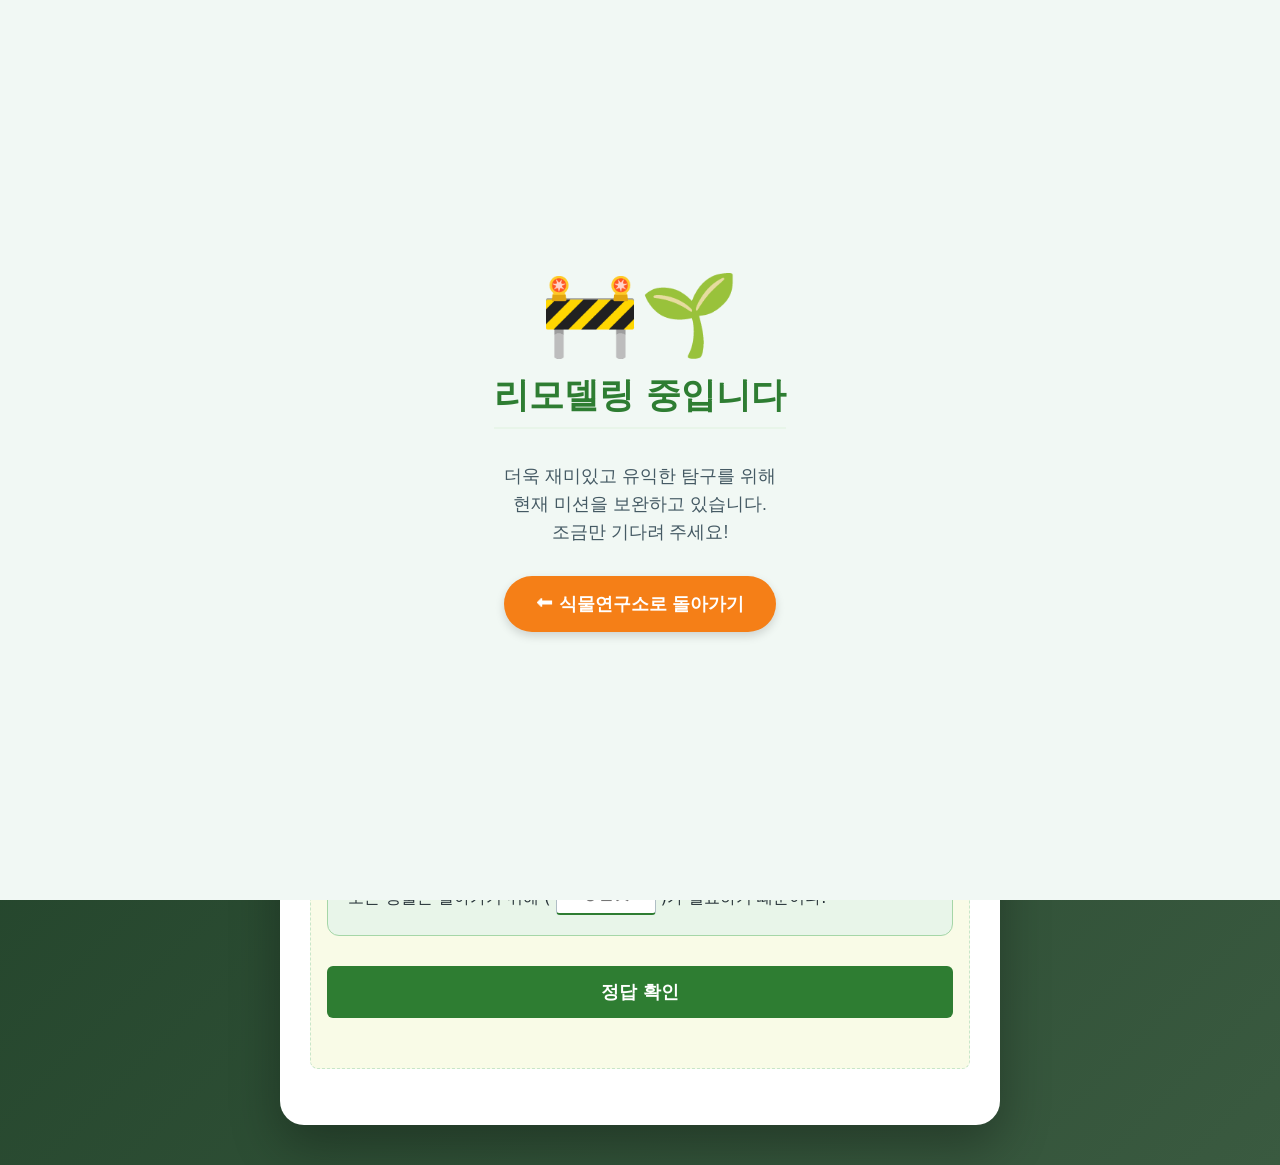
<file: mission3.html>
<!DOCTYPE html>
<html lang="ko">
<head>
  <meta charset="UTF-8">
  <meta name="viewport" content="width=device-width, initial-scale=1.0, maximum-scale=1.0, user-scalable=no">
  <title>미션 3: 식물의 숨</title>
  <link rel="stylesheet" href="style.css">
   <!-- 모바일(터치) 환경에서 HTML5 Drag and Drop이 작동하게 해주는 라이브러리 추가 -->
  <script defer src="js/main.js"></script>
  <script defer src="js/dragdrop.js"></script>
  <script defer src="js/mission3.js"></script>

  <style>
    /* 기본 레이아웃 및 디자인 */
    body, html {
      min-height: 100vh; margin: 0; display: flex; flex-direction: column;
      font-family: 'Pretendard', sans-serif;
      background: linear-gradient(135deg, #1a3c23 0%, #3a5a40 100%);
      position: relative;
    }

    .top-bar { position: absolute; top: 20px; left: 20px; z-index: 100; }
    .back-btn {
      background-color: rgba(255, 255, 255, 0.85); color: #1a3c23; text-decoration: none;
      padding: 10px 20px; border-radius: 30px; font-weight: 700; font-size: 0.95rem;
      box-shadow: 0 4px 15px rgba(0,0,0,0.2); border: 1px solid rgba(255,255,255,0.4);
      backdrop-filter: blur(8px); display: inline-flex; align-items: center; transition: 0.3s;
    }
    .back-btn:hover { background-color: #ffffff; transform: translateY(-2px); }

    .mission-container {
      flex-grow: 1; display: flex; flex-direction: column; align-items: center;
      padding: 80px 20px 40px 20px; box-sizing: border-box;
    }

    .mission-card {
      background: #ffffff; padding: 40px 30px; border-radius: 24px;
      box-shadow: 0 20px 50px rgba(0,0,0,0.3); max-width: 850px; width: 100%;
    }

    .mission-header-box {
      background-color: #f1f8f4; padding: 35px 20px; border-radius: 12px;
      border: 1px solid #e2efe6; margin-bottom: 25px; text-align: center;
    }
    .mission-header-box h2 { color: #1a3c23; margin: 0; font-size: 2.2rem; font-weight: 800; letter-spacing: -0.5px; }
    .mission-header-box hr { border: 0; border-top: 1px solid #dcebdb; margin: 18px auto; width: 95%; }
    .mission-header-box p { color: #4a5d4e; font-size: 1.05rem; margin: 0; font-weight: 500; }

    /* 직사각형 스텝 버튼 */
    .step-indicator { display: flex; gap: 8px; justify-content: space-between; margin-bottom: 35px; width: 100%; }
    .step-item {
      flex: 1; background-color: #f4f5f6; color: #b0b8c1; padding: 12px 5px;
      border-radius: 6px; font-size: 0.85rem; font-weight: 700; text-align: center;
      line-height: 1.4; cursor: pointer; transition: all 0.2s ease; border: 1px solid transparent;
    }
    .step-item.active { background-color: #2e7d32; color: #ffffff; box-shadow: 0 4px 10px rgba(46, 125, 50, 0.3); transform: translateY(-2px); }
    .step-item.completed { background-color: #e8f5e9; color: #388e3c; border: 1px solid #c8e6c9; }

    /* 퀴즈 박스 및 입력창 스타일 */
    .quiz-box {
      background: #e8f5e9; border: 1px solid #a5d6a7; padding: 20px;
      border-radius: 12px; margin-bottom: 15px;
    }
    .quiz-question { font-weight: bold; font-size: 1.05rem; color: #1b5e20; margin-bottom: 10px; display: block; line-height: 1.5; }
    .blank-input {
      text-align: center; font-weight: bold; color: #1b5e20; border: 1px solid #b0bec5;
      border-bottom: 2px solid #2e7d32; border-radius: 4px; padding: 6px; font-size: 1rem;
      outline: none; background: #ffffff; transition: 0.2s;
    }
    .blank-input:focus { border-bottom: 2px solid #f57f17; background: #fffde7; }
    
    .text-line { font-size: 1rem; color: #263238; line-height: 2; word-break: keep-all; }

    /* Step 3 낮/밤 토글 영역 */
    .day-night-container {
      border-radius: 12px; transition: 0.5s; padding: 20px; text-align: center;
      border: 2px solid #cfd8dc; position: relative; overflow: hidden;
    }
    .dn-day { background: #e3f2fd; color: #0277bd; border-color: #90caf9; }
    .dn-night { background: #263238; color: #eceff1; border-color: #546e7a; }
    
    .toggle-btn {
      background: #ffffff; border: 2px solid #b0bec5; padding: 8px 20px;
      border-radius: 20px; font-weight: bold; cursor: pointer; transition: 0.3s;
      font-size: 1rem; display: inline-flex; align-items: center; gap: 8px;
    }
    .toggle-btn:hover { background: #eceff1; }

    /* Step 4 드래그 앤 드롭 테이블 */
    .comp-table { width: 100%; border-collapse: collapse; margin-top: 15px; table-layout: fixed; }
    .comp-table th, .comp-table td { border: 1px solid #cfd8dc; padding: 10px; text-align: center; vertical-align: middle; }
    .comp-table th { background: #e8f5e9; color: #1b5e20; font-size: 0.95rem; }
    .comp-table td:first-child { font-weight: bold; background: #f1f8f4; color: #2e7d32; width: 25%; }
    
    .dropzone {
      min-height: 45px; background: #f8fafc; border: 2px dashed #b0bec5;
      border-radius: 6px; display: flex; justify-content: center; align-items: center;
      transition: 0.2s; padding: 4px;
    }
    .dropzone.hover { background: #e0f2f1; border-color: #00897b; }
    
    .ans-badge {
      display: inline-block; padding: 6px 12px; background: #ffffff;
      border: 1px solid #90a4ae; border-radius: 20px; font-size: 0.85rem; font-weight: bold;
      color: #37474f; cursor: grab; box-shadow: 0 2px 4px rgba(0,0,0,0.1); transition: 0.2s; margin: 4px;
    }
    .ans-badge:active { cursor: grabbing; transform: scale(0.95); }
    .ans-badge.selected { background: #ffeb3b; border-color: #fbc02d; transform: scale(1.05); }

    .badge-pool {
      background: #eceff1; padding: 15px; border-radius: 12px; margin-top: 20px;
      display: flex; flex-wrap: wrap; justify-content: center; gap: 8px; border: 1px solid #cfd8dc;
    }
  </style>
</head>
<body>
<body>
   /* <!-- 🚧 리모델링 공사 중 오버레이 (임시) 🚧 -->
    <div id="remodeling-screen" style="position: fixed; top: 0; left: 0; width: 100%; height: 100%; background: #f1f8f4; z-index: 999999; display: flex; flex-direction: column; justify-content: center; align-items: center; text-align: center; padding: 20px;">
        <div style="font-size: 5rem; margin-bottom: 10px;">🚧🌱</div>
        <h2 style="color: #2e7d32; font-size: 2.2rem; margin: 0 0 15px 0;">리모델링 중입니다</h2>
        <p style="color: #455a64; font-size: 1.1rem; margin-bottom: 30px; line-height: 1.6; font-family: 'Pretendard', sans-serif;">
            더욱 재미있고 유익한 탐구를 위해<br>현재 미션을 보완하고 있습니다.<br>조금만 기다려 주세요!
        </p>
        <button style="background: #f57f17; color: white; border: none; padding: 16px 32px; border-radius: 30px; font-size: 1.1rem; font-weight: bold; cursor: pointer; box-shadow: 0 4px 10px rgba(0,0,0,0.15); font-family: 'Pretendard', sans-serif;" onclick="location.href='index.html'">
            ⬅ 식물연구소로 돌아가기
        </button>
    </div>
    <!-- // 리모델링 화면 끝 -->

    <!-- 기존 상단 바, 메인 컨텐츠 등 시작... -->
   */

<div class="top-bar">
  <a href="index.html" class="back-btn">⬅ 식물 연구소로 돌아가기</a>
</div>

<!-- Step 4 뱃지 터치 모달창 -->
<div class="modal-overlay" id="badge-modal" style="display:none; z-index: 900;">
  <div class="modal-card" style="max-width: 350px; text-align: center;">
    <h3 style="color:#2e7d32; margin-top:0;">배치할 곳을 선택하세요</h3>
    <p id="selected-badge-name" style="font-weight:bold; font-size:1.1rem; color:#f57f17; margin-bottom: 20px;"></p>
    <div style="display: flex; gap: 10px; justify-content: center; margin-bottom: 15px;">
      <button class="btn-action" style="flex:1; background:#4caf50;" onclick="placeBadgeTarget('photo')">광합성 칸</button>
      <button class="btn-action" style="flex:1; background:#2196f3;" onclick="placeBadgeTarget('resp')">호흡 칸</button>
    </div>
    <button class="btn-action" style="width:100%; background:#cfd8dc; color:#333;" onclick="closeBadgeModal()">취소</button>
  </div>
</div>
<!-- Step 1 호흡(세포 소기관) 퀴즈 모달창 -->
<div class="modal-overlay" id="respiration-modal" style="display:none; z-index: 1000;">
  <div class="modal-card" style="max-width: 450px; text-align: center;">
    <h3 style="color:#2e7d32; margin-top:0; border-bottom: 2px dashed #c8e6c9; padding-bottom: 10px;">🔬 세포의 에너지 공장</h3>
    
    <!-- 식물 세포 이미지 -->
    <img src="images/PlantCell.png" alt="식물 세포 이미지" style="width:100%; border-radius:8px; margin-bottom:15px; border:1px solid #cfd8dc; background:#f1f8f4;" onerror="this.src='https://via.placeholder.com/400x250/e8f5e9/2e7d32?text=식물+세포+이미지(준비중)'">
    
    <!-- 💡 새롭게 추가된 사전 학습(설명) 영역 -->
    <div style="background:#f8fafc; padding: 15px; border-radius: 8px; text-align: left; margin-bottom: 20px; border: 2px solid #e2e8f0; line-height: 1.7; font-size: 0.95rem; word-break: keep-all;">
      동물뿐만 아니라 식물도 세포 속의 <strong style="color:#d32f2f; font-size: 1.05rem;">마이토콘드리아</strong>에서 광합성으로 만들어진 <strong style="color:#1976d2;">포도당</strong>과 <strong style="color:#1976d2;">산소</strong>를 사용하여 <strong style="color:#f57f17; font-size: 1.05rem;">에너지</strong>를 얻습니다.<br>
      이때 <strong style="color:#795548;">이산화 탄소</strong>와 <strong style="color:#0288d1;">물</strong>이 생성되는데, 이를 <strong style="color:#2e7d32; font-size: 1.1rem; background:#e8f5e9; padding:2px 6px; border-radius:4px;">호흡</strong>이라고 합니다.
    </div>

    <!-- 확인 질문 영역 -->
    <p style="font-weight:bold; color:#37474f; font-size:1.05rem; margin-top: 0;">
      [확인 퀴즈] 세포 내에서 양분을 분해하여<br><span style="color:#e65100;">에너지를 얻는 곳</span>은 어디일까요?
    </p>
    
    <div style="display:grid; grid-template-columns: 1fr 1fr; gap:10px; margin-bottom:15px;">
      <button class="btn-action org-btn" style="background:#cfd8dc; color:#333;" onclick="checkCellOrganelle(this, '핵')">핵</button>
      <button class="btn-action org-btn" style="background:#cfd8dc; color:#333;" onclick="checkCellOrganelle(this, '세포막')">세포막</button>
      <button class="btn-action org-btn" style="background:#cfd8dc; color:#333;" onclick="checkCellOrganelle(this, '마이토콘드리아')">마이토콘드리아</button>
      <button class="btn-action org-btn" style="background:#cfd8dc; color:#333;" onclick="checkCellOrganelle(this, '엽록체')">엽록체</button>
    </div>
    
    <p id="resp-modal-msg" style="font-weight:bold; min-height: 1.2em; margin-bottom:15px; font-size: 0.95rem;"></p>
    <button id="btn-close-resp" class="btn-action" style="width:100%; background:#4caf50; display:none;" onclick="closeRespirationModal()">정답! 확인 후 닫기</button>
  </div>
</div>

<main class="mission-container">
  <div class="mission-card">
    
    <div class="mission-header-box">
      <h2>Mission 3: 식물의 숨</h2>
      <hr>
      <p>식물이 생명 활동을 위해 어떻게 에너지를 얻고 교환하는지 탐구해보세요.</p>
    </div>
    
    <div class="step-indicator" id="m3-indicator">
      <div class="step-item active" id="m3-dot-1">Step 1<br>호흡</div>
      <div class="step-item" id="m3-dot-2">Step 2<br>상호 관계</div>
      <div class="step-item" id="m3-dot-3">Step 3<br>낮과 밤</div>
      <div class="step-item" id="m3-dot-4">Step 4<br>종합 비교</div>
      <div class="step-item" id="m3-dot-5">Step 5<br>최종 완료</div>
    </div>
    
    <!-- ========================================== -->
    <!-- STEP 1: 호흡이란? -->
    <!-- ========================================== -->
    <div class="interactive-box" id="stage3-step1">
      <h3 style="margin-top: 0; color: #2e7d32;">STEP 1. 생물은 어떻게 살아갈까?</h3>
      
      <!-- Q1 -->
      <div class="quiz-box">
        <label class="quiz-question">Q1. 사람이 숨을 쉴 때 마시는 기체와 내쉬는 기체는 각각 무엇인가?</label>
        <div class="text-line">
          마시는 기체: ( <input type="text" id="m3-q1-in" class="blank-input" style="width: 100px;"> ) <br>
          내쉬는 기체: ( <input type="text" id="m3-q1-out" class="blank-input" style="width: 100px;"> )
        </div>
      </div>

      <!-- Q2 (예/아니오) -->
      <div class="quiz-box">
        <label class="quiz-question">Q2. 식물도 동물처럼 숨을 쉴까?</label>
        <div class="text-line text-center" style="display: flex; gap: 10px;">
           <button class="btn-action" id="btn-q2-yes" style="background:#cfd8dc; flex:1;" onclick="selectQ2('예')">예</button>
           <button class="btn-action" id="btn-q2-no" style="background:#cfd8dc; flex:1;" onclick="selectQ2('아니오')">아니오</button>
           <input type="hidden" id="m3-q2-ans" value="">
        </div>
      </div>

      <!-- Q3 -->
      <div class="quiz-box">
        <label class="quiz-question">Q3. 모든 생물은 왜 호흡하지 않으면 죽을까?</label>
        <div class="text-line">
          모든 생물은 살아가기 위해 ( <input type="text" id="m3-q3" class="blank-input" style="width: 100px;" placeholder="ㅇㄴㅈ"> )가 필요하기 때문이다.
        </div>
      </div>

      <div style="text-align:center; margin-top: 20px;">
        <!-- 버튼 클릭 시 모달창까지 자동으로 연계되도록 JS에서 처리 -->
        <button class="btn-action" onclick="checkM3Step1()" style="padding: 14px 30px; font-size: 1.1rem; width: 100%;">정답 확인</button>
        <p id="m3-s1-msg" style="margin:15px 0 0; font-weight:bold; font-size:1.05rem; min-height:1.2rem;"></p>
        <button class="btn-action" id="btn-go-step2" style="background:#f57f17; display:none; margin-top:15px; width: 100%; padding: 14px; font-size: 1.05rem;">다음 Step 2 가기 ➔</button>
      </div>
    </div>
    
    <!-- ========================================== -->
    <!-- STEP 2: 호흡과 광합성 모식도 완성하기 -->
    <!-- ========================================== -->
    <div class="interactive-box" id="stage3-step2" style="display:none;">
      <h3 style="margin-top: 0; color: #2e7d32;">STEP 2. 호흡과 광합성 모식도 완성하기</h3>
      <p style="font-size: 0.95rem; color: #546e7a;">아래 이미지의 알맞은 빈칸 위로 뱃지를 직접 드래그하여 완성하세요.</p>
      
      <div style="position:relative; width:100%; max-width:650px; margin: 15px auto;">
          <img src="images/M3_s02_relation.png" alt="호흡과 광합성 관계 모식도" style="width:100%; display:block; border-radius:12px; border:1px solid #cfd8dc; box-shadow: 0 4px 10px rgba(0,0,0,0.05);" onerror="this.style.background='#f1f8e9';this.style.height='300px';this.alt='images/M3_s02_relation.png 이미지 영역';">
          
          <div class="m3s2-dz dropzone" id="dz-r1" data-target="저장" ondrop="dropM3S2(event)" ondragover="allowDrop(event)" style="position:absolute; top:32%; left:10%; width:7%; height:18%; background:rgba(255,255,255,0.6); display:flex; justify-content:center; align-items:center; border:2px dashed #81c784; border-radius:6px; padding:0;"></div>
          <div class="m3s2-dz dropzone" id="dz-r2" data-target="방출" ondrop="dropM3S2(event)" ondragover="allowDrop(event)" style="position:absolute; top:32%; left:80%; width:7%; height:18%; background:rgba(255,255,255,0.6); display:flex; justify-content:center; align-items:center; border:2px dashed #81c784; border-radius:6px; padding:0;"></div>
          <div class="m3s2-dz dropzone" id="dz-r3" data-target="M3_s02_r3_glucose" ondrop="dropM3S2(event)" ondragover="allowDrop(event)" style="position:absolute; top:7%; left:50%; width:10%; height:18%; background:rgba(255,255,255,0.6); display:flex; justify-content:center; align-items:center; border:2px dashed #81c784; border-radius:6px; padding:0;"></div>
          <div class="m3s2-dz dropzone" id="dz-r4" data-target="M3_s02_r4_CO2" ondrop="dropM3S2(event)" ondragover="allowDrop(event)" style="position:absolute; top:73%; left:50%; width:10%; height:18%; background:rgba(255,255,255,0.6); display:flex; justify-content:center; align-items:center; border:2px dashed #81c784; border-radius:6px; padding:0;"></div>
          <div class="m3s2-dz dropzone" id="dz-r5" data-target="미토콘드리아" ondrop="dropM3S2(event)" ondragover="allowDrop(event)" style="position:absolute; top:50%; left:60%; width:22%; height:15%; background:rgba(255,255,255,0.6); display:flex; justify-content:center; align-items:center; border:2px dashed #81c784; border-radius:6px; padding:0;"></div>
          <div class="m3s2-dz dropzone" id="dz-r6" data-target="엽록체" ondrop="dropM3S2(event)" ondragover="allowDrop(event)" style="position:absolute; top:50%; left:30%; width:18%; height:15%; background:rgba(255,255,255,0.6); display:flex; justify-content:center; align-items:center; border:2px dashed #81c784; border-radius:6px; padding:0;"></div>
      </div>

      <div class="badge-pool" id="m3s2-badge-pool" ondrop="dropM3S2(event)" ondragover="allowDrop(event)" style="display:flex; flex-wrap:wrap; gap:12px; justify-content:center; background:#eceff1; padding:15px; border-radius:12px; min-height: 80px;">
          <div class="ans-badge" id="b-r1" draggable="true" ondragstart="drag(event)" data-ans="저장" style="padding:10px 15px; border:2px solid #ffb74d; border-radius:8px; display:flex; align-items:center; justify-content:center; background:#fff3e0; font-weight:bold; color:#e65100; font-size:0.95rem; cursor:pointer;">저장</div>
          <div class="ans-badge" id="b-r2" draggable="true" ondragstart="drag(event)" data-ans="방출" style="padding:10px 15px; border:2px solid #64b5f6; border-radius:8px; display:flex; align-items:center; justify-content:center; background:#e3f2fd; font-weight:bold; color:#0d47a1; font-size:0.95rem; cursor:pointer;">방출</div>
          <div class="ans-badge" id="b-r3" draggable="true" ondragstart="drag(event)" data-ans="M3_s02_r3_glucose" style="padding:0; overflow:hidden; border:2px solid #b0bec5; border-radius:8px; display:flex; align-items:center; justify-content:center; background:#fff; width:70px; height:70px;">
              <img src="images/M3_s02_r3_glucose.png" style="width:100%; height:100%; object-fit:contain; pointer-events:none;" alt="포도당">
          </div>
          <div class="ans-badge" id="b-r4" draggable="true" ondragstart="drag(event)" data-ans="M3_s02_r4_CO2" style="padding:0; overflow:hidden; border:2px solid #b0bec5; border-radius:8px; display:flex; align-items:center; justify-content:center; background:#fff; width:70px; height:70px;">
              <img src="images/M3_s02_r4_CO2.png" style="width:100%; height:100%; object-fit:contain; pointer-events:none;" alt="이산화탄소">
          </div>
          <div class="ans-badge" id="b-r5" draggable="true" ondragstart="drag(event)" data-ans="미토콘드리아" style="padding:10px 15px; border:2px solid #a5d6a7; border-radius:8px; display:flex; align-items:center; justify-content:center; background:#e8f5e9; font-weight:bold; color:#1b5e20; font-size:0.95rem; cursor:pointer;">미토콘드리아</div>
          <div class="ans-badge" id="b-r6" draggable="true" ondragstart="drag(event)" data-ans="엽록체" style="padding:10px 15px; border:2px solid #81c784; border-radius:8px; display:flex; align-items:center; justify-content:center; background:#f1f8e9; font-weight:bold; color:#33691e; font-size:0.95rem; cursor:pointer;">엽록체</div>
      </div>

      <div class="quiz-box" style="margin-top: 20px;">
        <label class="quiz-question">📝 관계 정리하기</label>
        <div class="text-line">
          1. 광합성은 빛에너지를 포도당에 ( <select id="m3-s2-q1" class="blank-input" style="width:120px;"><option value="">선택</option><option value="저장">저장</option><option value="방출">방출</option></select> )하는 과정이다.<br>
          2. 호흡은 포도당을 분해하여 생명활동에 필요한 에너지를 ( <select id="m3-s2-q2" class="blank-input" style="width:120px;"><option value="">선택</option><option value="저장">저장</option><option value="생산">생산(방출)</option></select> )하는 과정이다.
        </div>
      </div>

      <div style="text-align:center; margin-top: 20px;">
        <button class="btn-action" onclick="checkM3Step2()" style="padding: 14px 30px; font-size: 1.1rem; width: 100%;">모식도 및 정답 확인</button>
        <p id="m3-s2-msg" style="margin:15px 0 0; font-weight:bold; font-size:1.05rem; min-height:1.2rem;"></p>
        <button class="btn-action" id="btn-go-step3" style="background:#f57f17; display:none; margin-top:15px; width: 100%; padding: 14px; font-size: 1.05rem;">다음 Step 3 가기 ➔</button>
      </div>
    </div>

    <!-- ========================================== -->
    <!-- STEP 3: 낮과 밤의 기체 출입 -->
    <!-- ========================================== -->
    <div class="interactive-box" id="stage3-step3" style="display:none;">
      <h3 style="margin-top: 0; color: #2e7d32;">STEP 3. 낮과 밤의 기체 출입</h3>
      <p style="font-size: 0.95rem; color: #546e7a;">버튼을 눌러 낮과 밤의 상태를 확인하고, 겉으로 보기에 어떤 기체가 출입하는지 적어보세요.</p>
      
      <div id="dn-bg" class="day-night-container dn-day">
          <div style="margin-bottom: 20px; text-align: center;">
              <img id="dn-image" src="images/M3_s03_mn_184_1.png" alt="낮 기체 출입" style="width:100%; max-width:450px; border-radius:12px; border:3px solid #90caf9; transition:0.3s; background:#fff;">
          </div>
          <button class="toggle-btn" onclick="toggleDayNight()">
              <span id="dn-icon">☀️</span> <span id="dn-text">낮으로 설정됨</span>
          </button>
          <div style="margin-top: 20px; font-weight:bold; font-size: 1.1rem;">
              <span id="dn-status-photo">광합성량 > 호흡량</span>
          </div>
          <div style="margin-top: 10px; font-size: 0.95rem; padding: 10px; background: rgba(255,255,255,0.2); border-radius: 8px;">
              <span id="dn-gas-in">↓ 이산화 탄소 흡수</span> <br>
              <span id="dn-gas-out">↑ 산소 방출</span>
          </div>
      </div>

      <div class="quiz-box" style="margin-top: 15px;">
        <label class="quiz-question">📝 관찰 결과 정리</label>
        <div class="text-line" style="font-size:0.95rem;">
          <strong>[낮 ☀️]</strong> 광합성량 ( <select id="m3-s3-q1" class="blank-input"><option value="">선택</option><option value=">">></option><option value="<"><</option><option value="=">=</option></select> ) 호흡량<br>
          ➔ 겉보기 흡수 기체: ( 
          <select id="m3-s3-q2" class="blank-input" style="width: 105px;">
            <option value="">선택</option>
            <option value="수소">수소</option>
            <option value="산소">산소</option>
            <option value="이산화 탄소">이산화 탄소</option>
            <option value="질소">질소</option>
          </select> 
          ), 방출 기체: ( 
          <select id="m3-s3-q3" class="blank-input" style="width: 105px;">
            <option value="">선택</option>
            <option value="수소">수소</option>
            <option value="산소">산소</option>
            <option value="이산화 탄소">이산화 탄소</option>
            <option value="질소">질소</option>
          </select> 
          )
          <hr style="border:0; border-top:1px dashed #a5d6a7; margin: 10px 0;">
          <strong>[밤 🌙]</strong> 광합성량 ( <select id="m3-s3-q4" class="blank-input"><option value="">선택</option><option value=">">></option><option value="<"><</option><option value="=">=</option></select> ) 호흡량 (광합성 안함)<br>
          ➔ 겉보기 흡수 기체: ( 
          <select id="m3-s3-q5" class="blank-input" style="width: 105px;">
            <option value="">선택</option>
            <option value="수소">수소</option>
            <option value="산소">산소</option>
            <option value="이산화 탄소">이산화 탄소</option>
            <option value="질소">질소</option>
          </select> 
          ), 방출 기체: ( 
          <select id="m3-s3-q6" class="blank-input" style="width: 105px;">
            <option value="">선택</option>
            <option value="수소">수소</option>
            <option value="산소">산소</option>
            <option value="이산화 탄소">이산화 탄소</option>
            <option value="질소">질소</option>
          </select> 
          )
        </div>
      </div>

      <div style="text-align:center; margin-top: 20px;">
        <button class="btn-action" onclick="checkM3Step3()" style="padding: 14px 30px; font-size: 1.1rem; width: 100%;">정답 확인</button>
        <p id="m3-s3-msg" style="margin:15px 0 0; font-weight:bold; font-size:1.05rem; min-height:1.2rem;"></p>
        <button class="btn-action" id="btn-go-step4" style="background:#f57f17; display:none; margin-top:15px; width: 100%; padding: 14px; font-size: 1.05rem;">최후의 대결! Step 4 가기 ➔</button>
      </div>
    </div>

    <!-- ========================================== -->
    <!-- STEP 4: 종합 비교 (드래그 앤 드롭 / 터치) -->
    <!-- ========================================== -->
    <div class="interactive-box" id="stage3-step4" style="display:none;">
      <h3 style="margin-top: 0; color: #2e7d32;">STEP 4. 최후의 대결: 광합성 vs 호흡</h3>
      <p style="font-size: 0.9rem; color: #546e7a; margin-top:0;">아래의 뱃지를 드래그하거나 터치하여 알맞은 빈칸에 배치하세요.</p>
      
      <table class="comp-table">
          <tr><th>구분</th><th>광합성</th><th>호흡</th></tr>
          <tr><td>세포 종류</td>
              <td><div class="dropzone" id="dz-p-cell" ondrop="drop(event)" ondragover="allowDrop(event)"></div></td>
              <td><div class="dropzone" id="dz-r-cell" ondrop="drop(event)" ondragover="allowDrop(event)"></div></td>
          </tr>
          <tr><td>장소</td>
              <td><div class="dropzone" id="dz-p-place" ondrop="drop(event)" ondragover="allowDrop(event)"></div></td>
              <td><div class="dropzone" id="dz-r-place" ondrop="drop(event)" ondragover="allowDrop(event)"></div></td>
          </tr>
          <tr><td>시기</td>
              <td><div class="dropzone" id="dz-p-time" ondrop="drop(event)" ondragover="allowDrop(event)"></div></td>
              <td><div class="dropzone" id="dz-r-time" ondrop="drop(event)" ondragover="allowDrop(event)"></div></td>
          </tr>
          <tr><td>기체 출입</td>
              <td><div class="dropzone" id="dz-p-gas" ondrop="drop(event)" ondragover="allowDrop(event)"></div></td>
              <td><div class="dropzone" id="dz-r-gas" ondrop="drop(event)" ondragover="allowDrop(event)"></div></td>
          </tr>
          <tr><td>양분</td>
              <td><div class="dropzone" id="dz-p-nutri" ondrop="drop(event)" ondragover="allowDrop(event)"></div></td>
              <td><div class="dropzone" id="dz-r-nutri" ondrop="drop(event)" ondragover="allowDrop(event)"></div></td>
          </tr>
          <tr><td>에너지</td>
              <td><div class="dropzone" id="dz-p-eng" ondrop="drop(event)" ondragover="allowDrop(event)"></div></td>
              <td><div class="dropzone" id="dz-r-eng" ondrop="drop(event)" ondragover="allowDrop(event)"></div></td>
          </tr>
      </table>

      <!-- 뱃지 보관함 -->
      <div class="badge-pool" id="badge-pool" ondrop="drop(event)" ondragover="allowDrop(event)">
          <div class="ans-badge" id="bdg-1" draggable="true" ondragstart="drag(event)" onclick="handleBadgeClick('bdg-1', '엽록체가 있는 세포')" data-ans="p-cell">엽록체가 있는 세포</div>
          <div class="ans-badge" id="bdg-2" draggable="true" ondragstart="drag(event)" onclick="handleBadgeClick('bdg-2', '모든 살아있는 세포')" data-ans="r-cell">모든 살아있는 세포</div>
          <div class="ans-badge" id="bdg-3" draggable="true" ondragstart="drag(event)" onclick="handleBadgeClick('bdg-3', '엽록체')" data-ans="p-place">엽록체</div>
          <div class="ans-badge" id="bdg-4" draggable="true" ondragstart="drag(event)" onclick="handleBadgeClick('bdg-4', '주로 미토콘드리아')" data-ans="r-place">주로 미토콘드리아</div>
          <div class="ans-badge" id="bdg-5" draggable="true" ondragstart="drag(event)" onclick="handleBadgeClick('bdg-5', '빛이 있는 낮')" data-ans="p-time">빛이 있는 낮</div>
          <div class="ans-badge" id="bdg-6" draggable="true" ondragstart="drag(event)" onclick="handleBadgeClick('bdg-6', '항상(낮과 밤)')" data-ans="r-time">항상(낮과 밤)</div>
          <div class="ans-badge" id="bdg-7" draggable="true" ondragstart="drag(event)" onclick="handleBadgeClick('bdg-7', 'CO₂ 흡수, O₂ 방출')" data-ans="p-gas">CO₂ 흡수, O₂ 방출</div>
          <div class="ans-badge" id="bdg-8" draggable="true" ondragstart="drag(event)" onclick="handleBadgeClick('bdg-8', 'O₂ 흡수, CO₂ 방출')" data-ans="r-gas">O₂ 흡수, CO₂ 방출</div>
          <div class="ans-badge" id="bdg-11" draggable="true" ondragstart="drag(event)" onclick="handleBadgeClick('bdg-11', '양분 합성')" data-ans="p-nutri">양분 합성</div>
          <div class="ans-badge" id="bdg-12" draggable="true" ondragstart="drag(event)" onclick="handleBadgeClick('bdg-12', '양분 분해')" data-ans="r-nutri">양분 분해</div>
          <div class="ans-badge" id="bdg-9" draggable="true" ondragstart="drag(event)" onclick="handleBadgeClick('bdg-9', '저장')" data-ans="p-eng">저장</div>
          <div class="ans-badge" id="bdg-10" draggable="true" ondragstart="drag(event)" onclick="handleBadgeClick('bdg-10', '방출')" data-ans="r-eng">방출</div>
      </div>

      <div style="text-align:center; margin-top: 20px;">
        <button class="btn-action" onclick="checkM3Step4()" style="padding: 14px 30px; font-size: 1.1rem; width: 100%;">종합 비교표 채점하기</button>
        <p id="m3-s4-msg" style="margin:15px 0 0; font-weight:bold; font-size:1.05rem; min-height:1.2rem;"></p>
        <button class="btn-action" id="btn-go-step5" style="background:#f57f17; display:none; margin-top:15px; width: 100%; padding: 14px; font-size: 1.05rem;">최종 완료 ➔</button>
      </div>
    </div>

    <!-- ========================================== -->
    <!-- STEP 5: 최종 완료 -->
    <!-- ========================================== -->
    <div class="interactive-box" id="stage3-step5" style="display:none; text-align:center;">
        <h2 style="color:#f57f17; font-size: 2rem; margin-top: 20px;">🎉 Mission 3 클리어! 🎉</h2>
        <p style="font-size: 1.1rem; color: #2e7d32; font-weight: bold; line-height: 1.6;">
            식물의 호흡과 광합성의 완벽한 조화를 이해했습니다!<br>
            🔓 Mission 4 (햇빛 금고)의 잠금이 해제되었습니다.
        </p>
        
        <button class="btn-action" style="margin-top: 30px; padding: 16px 30px; font-size: 1.2rem; width: 100%; background:#f57f17;" onclick="location.href='mission4.html'">➔ Mission 4 가기</button>
        <button class="btn-action" style="margin-top: 10px; padding: 14px 30px; font-size: 1rem; width: 100%; background:#cfd8dc; color: #333;" onclick="location.href='index.html'">연구소 메인으로</button>
    </div>

  </div>
</main>

<canvas id="confetti-canvas" style="position: fixed; top: 0; left: 0; pointer-events: none; width: 100%; height: 100%; z-index: 9999;"></canvas>

</body>
</html>
</file>
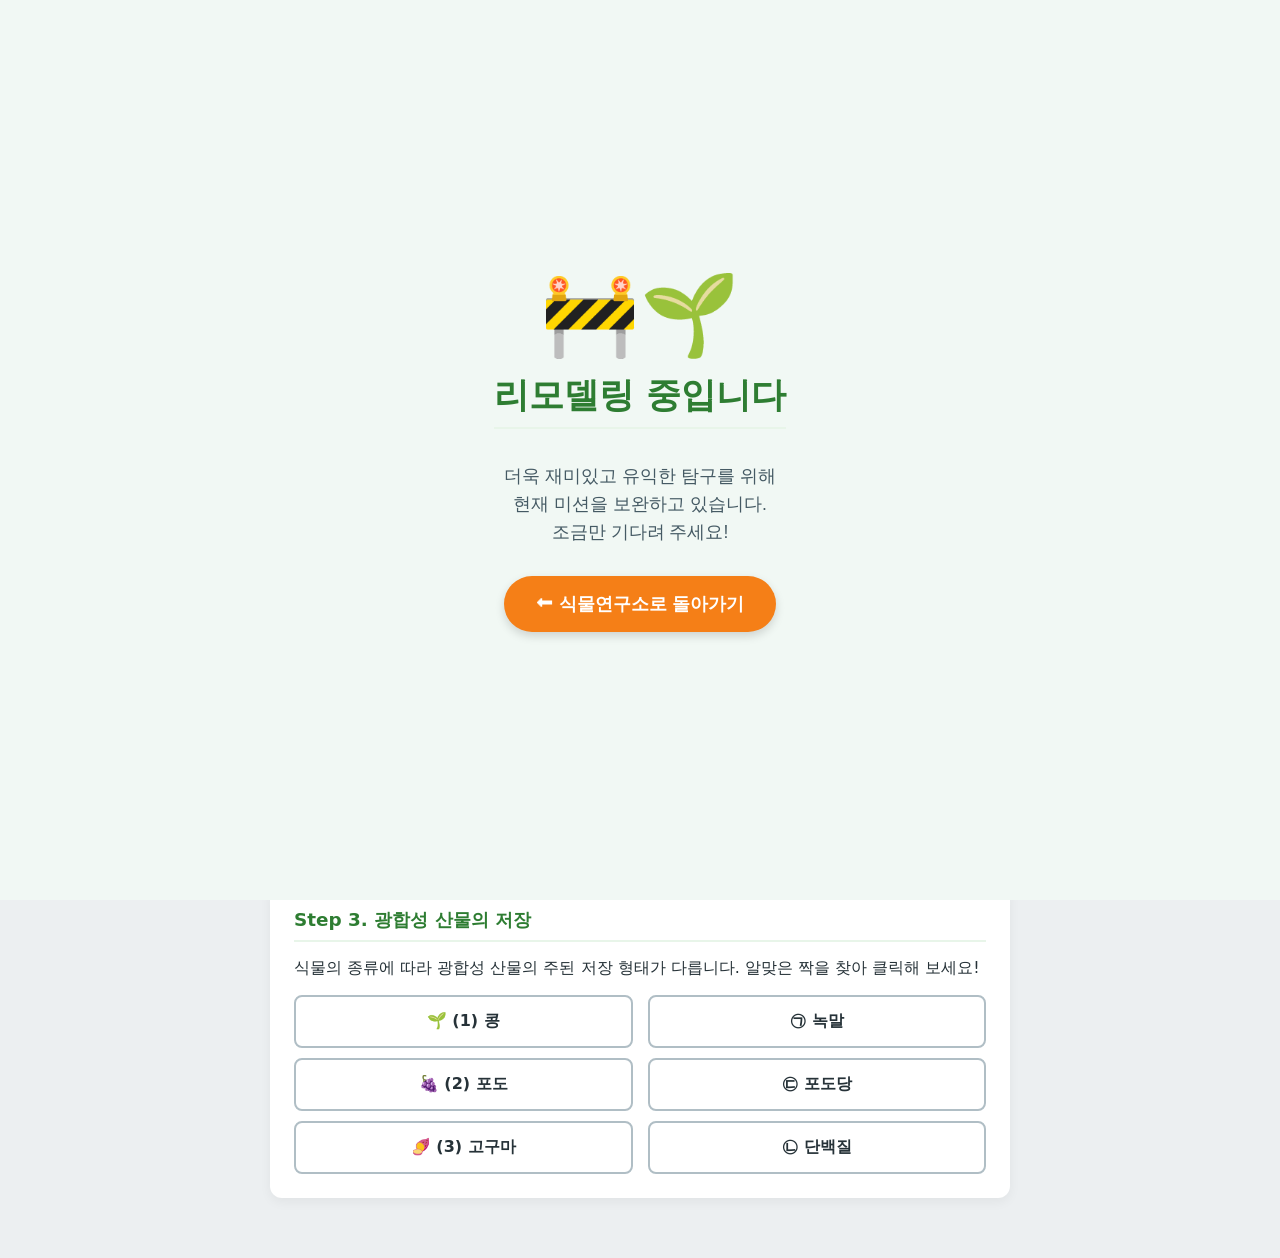
<file: mission4.html>
<!DOCTYPE html>
<html lang="ko">
<head>
    <link rel="stylesheet" href="style.css">
    <meta charset="UTF-8">
    <meta name="viewport" content="width=device-width, initial-scale=1.0, maximum-scale=1.0, user-scalable=no">
    <title>식물연구소 - 미션 4: 햇빛 금고</title>
    <style>
        /* =========================================
           1. 공통 CSS
           ========================================= */
        :root {
          --primary: #2e7d32;
          --primary-light: #e8f5e9;
          --accent: #f57f17;
          --dark: #263238;
          --light: #f9fbe7;
          --warn: #c62828;
        }
        * { box-sizing: border-box; font-family: 'Pretendard', -apple-system, BlinkMacSystemFont, system-ui, sans-serif; }
        
        body { margin: 0; background: #eceff1; color: var(--dark); display: flex; flex-direction: column; align-items: center; min-height: 100vh; position: relative; overflow-x: hidden; touch-action: pan-y; }
        header { width: 100%; max-width: 760px; background: var(--primary); color: white; padding: 1.2rem; text-align: center; box-shadow: 0 4px 6px rgba(0,0,0,0.1); border-radius: 0 0 16px 16px; }
        header h1 { margin: 0; font-size: 1.4rem; }
        header p { margin: 0.3rem 0 0; font-size: 0.85rem; opacity: 0.9; }
        
        nav { display: flex; gap: 6px; margin: 1rem 0; width: 100%; max-width: 760px; padding: 0 10px; overflow-x: auto; -webkit-overflow-scrolling: touch; }
        nav .nav-btn { flex: 1; min-width: 90px; min-height: 44px; padding: 10px 6px; border: none; background: white; border-radius: 8px; font-weight: bold; cursor: pointer; border: 2px solid transparent; font-size: 0.85rem; box-shadow: 0 2px 4px rgba(0,0,0,0.05); transition: 0.2s; white-space: nowrap; text-decoration: none; color: inherit; display: inline-flex; justify-content: center; align-items: center; }
        nav .nav-btn.active { border-color: var(--primary); color: var(--primary); background: var(--primary-light); }
        nav .nav-btn.disabled { color:#90a4ae; cursor:not-allowed; pointer-events: none; }
        
        main { width: 100%; max-width: 760px; padding: 0 10px 40px; }
        .stage-card { background: white; border-radius: 12px; padding: 1.5rem; box-shadow: 0 4px 12px rgba(0,0,0,0.05); animation: fadeIn 0.4s ease; margin-bottom: 20px;}
        @keyframes fadeIn { from { opacity: 0; transform: translateY(10px); } to { opacity: 1; transform: translateY(0); } }
        
        h2 { font-size: 1.15rem; color: var(--primary); margin-top: 0; border-bottom: 2px solid var(--primary-light); padding-bottom: 0.5rem; }
        h3 { font-size: 1.05rem; color: #37474f; margin: 1rem 0 0.5rem; }
        .interactive-box { background: var(--light); border-radius: 8px; padding: 1rem; margin: 1rem 0; border: 1px dashed #c8e6c9; }

        /* =========================================
           2. 미션 4: 햇빛 금고 전용 CSS 
           ========================================= */
        .day-night-toggle { display: flex; justify-content: center; gap: 10px; margin-bottom: 15px; }
        .day-night-toggle button { padding: 10px 20px; font-size: 0.95rem; border: none; border-radius: 30px; cursor: pointer; font-weight: bold; transition: 0.3s; background-color: #cfd8dc; color: #455a64; }
        .day-night-toggle button.active { background-color: var(--primary); color: white; box-shadow: 0 2px 6px rgba(46,125,50,0.3); }
        
        .animation-box { text-align: center; padding: 20px; border-radius: 10px; font-size: 1.05rem; min-height: 150px; display: flex; flex-direction: column; align-items: center; justify-content: center; transition: all 0.4s ease; font-weight: bold; border: 1px solid #cfd8dc; }
        .flow-arrow { margin: 10px 0; color: var(--primary); font-size: 0.9rem; background: var(--primary-light); padding: 4px 10px; border-radius: 12px; transition: 0.3s; }

        .use-tabs { display: flex; gap: 8px; margin-bottom: 15px; flex-wrap: wrap; }
        .use-tabs button { flex: 1; min-width: 80px; padding: 12px; border: 2px solid #b0bec5; background: white; border-radius: 8px; cursor: pointer; font-size: 0.95rem; font-weight: bold; transition: 0.2s; color: var(--dark); }
        .use-tabs button:hover { background: #f8fafc; }
        .use-tabs button.active { background: var(--primary); color: white; border-color: var(--primary); }
        
        .use-content { padding: 20px; background: #f8fafc; border-radius: 8px; display: none; border: 1px solid #e2e8f0; }
        .use-content.active { display: block; animation: fadeIn 0.4s; }
        .use-content h4 { margin-top: 0; color: var(--primary); font-size: 1.1rem; border-bottom: 1px dashed #c8e6c9; padding-bottom: 5px; }

        .match-game { display: flex; justify-content: space-between; gap: 15px; margin-top: 15px; }
        .match-col { flex: 1; display: flex; flex-direction: column; gap: 10px; }
        
        .match-btn { padding: 14px; border: 2px solid #b0bec5; background: white; border-radius: 8px; font-size: 1rem; cursor: pointer; transition: 0.2s; font-weight: bold; color: var(--dark); touch-action: manipulation; }
        .match-btn.selected { border-color: #1976d2; background: #e3f2fd; color: #1565c0; transform: scale(1.02); }
        .match-btn.matched { border-color: var(--primary); background: var(--primary-light); color: var(--primary); cursor: default; }
        .match-btn.wrong { animation: shake 0.4s; border-color: var(--warn); background: #ffebee; color: var(--warn); }
        
        @keyframes shake {
            0%, 100% { transform: translateX(0); }
            25% { transform: translateX(-5px); }
            50% { transform: translateX(5px); }
            75% { transform: translateX(-5px); }
        }

        .success-msg { text-align: center; color: var(--primary); font-weight: bold; margin-top: 15px; display: none; font-size: 1.1rem; background: var(--primary-light); padding: 10px; border-radius: 8px; border: 1px dashed var(--primary); animation: fadeIn 0.5s; }
    </style>
</head>
<body>

    <!-- 🚧 리모델링 공사 중 오버레이 (임시) - 작업 시 잠시 주석 처리 요망 🚧 -->
    <div id="remodeling-screen" style="position: fixed; top: 0; left: 0; width: 100%; height: 100%; background: #f1f8f4; z-index: 999999; display: flex; flex-direction: column; justify-content: center; align-items: center; text-align: center; padding: 20px;">
        <div style="font-size: 5rem; margin-bottom: 10px;">🚧🌱</div>
        <h2 style="color: #2e7d32; font-size: 2.2rem; margin: 0 0 15px 0;">리모델링 중입니다</h2>
        <p style="color: #455a64; font-size: 1.1rem; margin-bottom: 30px; line-height: 1.6; font-family: 'Pretendard', sans-serif;">
            더욱 재미있고 유익한 탐구를 위해<br>현재 미션을 보완하고 있습니다.<br>조금만 기다려 주세요!
        </p>
        <button style="background: #f57f17; color: white; border: none; padding: 16px 32px; border-radius: 30px; font-size: 1.1rem; font-weight: bold; cursor: pointer; box-shadow: 0 4px 10px rgba(0,0,0,0.15); font-family: 'Pretendard', sans-serif;" onclick="location.href='index.html'">
            ⬅ 식물연구소로 돌아가기
        </button>
    </div>
    <!-- // 리모델링 화면 끝 -->

    <header>
        <p>🌱 식물연구소</p>
        <h1>미션 4: 햇빛 금고 ☀️</h1>
    </header>

    <main>
        <!-- STEP 1 -->
        <section class="stage-card">
            <h2>Step 1. 광합성 산물의 생성과 이동</h2>
            <p>버튼을 눌러 낮과 밤에 식물 내부에서 일어나는 변화를 관찰해 보세요.</p>
            
            <div class="day-night-toggle">
                <button id="btnDay" class="active" onclick="setDayNight('day')">☀️ 낮 (생성·임시저장)</button>
                <button id="btnNight" onclick="setDayNight('night')">🌙 밤 (이동)</button>
            </div>

            <div id="animationBox" class="animation-box" style="background-color: #FFF9C4;">
                <div>💧물 + 💨이산화 탄소 + ☀️빛에너지</div>
                <div class="flow-arrow">⬇️ 광합성 ⬇️</div>
                <div><strong>🍇 포도당</strong> 생성!</div>
                <div class="flow-arrow">⬇️ 물에 녹지 않는 형태로 변환 ⬇️</div>
                <div><strong>🥔 녹말</strong> 형태로 <b>잎(엽록체)</b>에 임시 저장</div>
            </div>
        </section>

        <!-- STEP 2 -->
        <section class="stage-card">
            <h2>Step 2. 광합성 산물의 이용</h2>
            <p>식물은 힘들게 만든 영양분을 어디에 사용할까요? 탭을 클릭해서 확인해 보세요.</p>
            
            <div class="use-tabs">
                <button class="active" onclick="openTab(event, 'use1')">⚡ 호흡 (에너지)</button>
                <button onclick="openTab(event, 'use2')">🌱 생장</button>
                <button onclick="openTab(event, 'use3')">🌰 저장</button>
            </div>

            <div id="use1" class="use-content active">
                <h4>⚡ 생명 활동에 필요한 에너지 얻기</h4>
                <p>포도당과 산소를 반응시켜(호흡) 식물이 살아가는 데 필요한 <b>에너지</b>를 만들어냅니다. (이때 이산화 탄소와 물이 발생해요!)</p>
            </div>
            <div id="use2" class="use-content">
                <h4>🌱 식물의 몸집 키우기</h4>
                <p>광합성 산물은 식물의 몸을 구성하는 성분이 됩니다. 잎이 넓어지고, 줄기가 굵어지며, 예쁜 꽃을 피울 때 사용됩니다.</p>
            </div>
            <div id="use3" class="use-content">
                <h4>🌰 새로운 세대를 위한 준비</h4>
                <p>사용하고 남은 양분은 씨앗을 만들고 열매를 맺어 다음 세대를 준비하는 데 소중하게 쓰입니다.</p>
            </div>
        </section>

        <!-- STEP 3 -->
        <section class="stage-card">
            <h2>Step 3. 광합성 산물의 저장</h2>
            <p>식물의 종류에 따라 광합성 산물의 주된 저장 형태가 다릅니다. 알맞은 짝을 찾아 클릭해 보세요!</p>
            
            <div class="match-game">
                <div class="match-col" id="colPlants">
                    <button class="match-btn" onclick="selectItem('plant', '콩', this)">🌱 (1) 콩</button>
                    <button class="match-btn" onclick="selectItem('plant', '포도', this)">🍇 (2) 포도</button>
                    <button class="match-btn" onclick="selectItem('plant', '고구마', this)">🍠 (3) 고구마</button>
                </div>
                <div class="match-col" id="colNutrients">
                    <button class="match-btn" onclick="selectItem('nutrient', '녹말', this)">㉠ 녹말</button>
                    <button class="match-btn" onclick="selectItem('nutrient', '단백질', this)">㉡ 단백질</button>
                    <button class="match-btn" onclick="selectItem('nutrient', '포도당', this)">㉢ 포도당</button>
                </div>
            </div>
            <div id="successMsg" class="success-msg">🎉 모든 햇빛 금고의 짝을 찾았습니다! 완벽해요! 🎉</div>
        </section>
    </main>

    <!-- 외부 스크립트 연결 -->
     <script defer src="js/main.js"></script>
     <script defer src="js/dragdrop.js"></script>
     <script src="js/mission4.js"></script>
</body>
</html>
</file>
<file: style.css>
:root {
  --primary: #2e7d32;
  --primary-light: #e8f5e9;
  --accent: #f57f17;
  --dark: #263238;
  --light: #f9fbe7;
  --warn: #c62828;
}

* { 
  box-sizing: border-box; 
  font-family: 'Pretendard', -apple-system, BlinkMacSystemFont, system-ui, sans-serif; 
}

/* 터치 환경 스크롤 최적화 */
body { 
  margin: 0; 
  background: #eceff1; 
  color: var(--dark); 
  display: flex; 
  flex-direction: column; 
  align-items: center; 
  min-height: 100vh; 
  position: relative; 
  overflow-x: hidden; 
  touch-action: pan-y; 
}

header { 
  width: 100%; 
  max-width: 760px; 
  background: var(--primary); 
  color: white; 
  padding: 1.2rem; 
  text-align: center; 
  box-shadow: 0 4px 6px rgba(0,0,0,0.1); 
  border-radius: 0 0 16px 16px; 
}
header h1 { margin: 0; font-size: 1.4rem; }
header p { margin: 0.3rem 0 0; font-size: 0.85rem; opacity: 0.9; }

/* 네비게이션 - 터치 타겟 최소 높이 확보 및 링크용 스타일 수정 */
nav { 
  display: flex; 
  gap: 6px; 
  margin: 1rem 0; 
  width: 100%; 
  max-width: 760px; 
  padding: 0 10px; 
  overflow-x: auto; 
  -webkit-overflow-scrolling: touch; 
}
nav .nav-btn { 
  flex: 1; 
  min-width: 90px; 
  min-height: 44px; 
  padding: 10px 6px; 
  border: none; 
  background: white; 
  border-radius: 8px; 
  font-weight: bold; 
  cursor: pointer; 
  border: 2px solid transparent; 
  font-size: 0.85rem; 
  box-shadow: 0 2px 4px rgba(0,0,0,0.05); 
  transition: 0.2s; 
  white-space: nowrap; 
  text-decoration: none; 
  color: inherit; 
  display: inline-flex; 
  justify-content: center; 
  align-items: center; 
}
nav .nav-btn.active { border-color: var(--primary); color: var(--primary); background: var(--primary-light); }
nav .nav-btn.disabled { color:#90a4ae; cursor:not-allowed; pointer-events: none; }

main { width: 100%; max-width: 760px; padding: 0 10px 40px; }
.stage-card { background: white; border-radius: 12px; padding: 1.5rem; box-shadow: 0 4px 12px rgba(0,0,0,0.05); animation: fadeIn 0.4s ease; }

@keyframes fadeIn { from { opacity: 0; transform: translateY(10px); } to { opacity: 1; transform: translateY(0); } }

h2 { font-size: 1.15rem; color: var(--primary); margin-top: 0; border-bottom: 2px solid var(--primary-light); padding-bottom: 0.5rem; }
h3 { font-size: 1.05rem; color: #37474f; margin: 1rem 0 0.5rem; }
.interactive-box { background: var(--light); border-radius: 8px; padding: 1rem; margin: 1rem 0; border: 1px dashed #c8e6c9; }

/* 단계 진행 상황 인디케이터 */
.step-indicator { display: flex; width: 100%; gap: 6px; margin: 0.8rem 0 1.2rem; }
.step-item { flex: 1; text-align: center; padding: 8px 2px; background: #e2e8f0; color: #64748b; font-size: 0.8rem; font-weight: bold; border-radius: 6px; transition: all 0.3s; border: 1.5px solid transparent; display: flex; align-items: center; justify-content: center; line-height: 1.1; }
.step-item.active { background: var(--primary); color: white; border-color: var(--primary); box-shadow: 0 2px 6px rgba(46,125,50,0.3); transform: translateY(-2px); }
.step-item.completed { background: var(--primary-light); color: var(--primary); border-color: var(--primary); }

.slider-control { margin-bottom: 12px; }
.slider-control label { display: flex; justify-content: space-between; font-size: 0.9rem; margin-bottom: 4px; font-weight: bold; }

/* 터치 환경 슬라이더 조작 최적화 */
input[type="range"] { width: 100%; accent-color: var(--primary); height: 28px; cursor: pointer; touch-action: manipulation; }

.status-screen { background: #0f9d58; color: white; padding: 1rem; border-radius: 8px; font-family: monospace; font-size: 0.9rem; margin-top: 10px; line-height: 1.5; transition: background 0.3s; }
.alert-tag { display: inline-block; padding: 2px 6px; border-radius: 4px; font-size: 0.75rem; background: var(--warn); color: white; margin-bottom: 4px; }

/* 터치 버튼 크기 최적화 */
.btn-action { background: var(--primary); color: white; border: none; padding: 12px 20px; border-radius: 6px; cursor: pointer; font-weight: bold; margin-top: 10px; font-size: 0.95rem; transition: 0.2s; display: inline-flex; justify-content: center; align-items: center; text-decoration: none; min-height: 44px; }
.btn-action:hover:not(:disabled) { background: #1b5e20; }
.btn-action:disabled { background: #90a4ae; cursor: not-allowed; }
.result-msg { margin-top: 10px; font-weight: bold; font-size: 0.95rem; line-height: 1.5; }

.food-web-display { display: flex; justify-content: space-between; align-items: center; gap: 8px; margin: 14px 0; background: #ffffff; padding: 14px; border-radius: 10px; border: 1px solid #cfd8dc; flex-wrap: wrap; }
.trophic-card { flex: 1; min-width: 140px; display: flex; flex-direction: column; align-items: center; text-align: center; padding: 10px; border-radius: 8px; background: #f8fafc; border: 1px solid #e2e8f0; transition: all 0.3s ease; }
.trophic-avatar { width: 64px; height: 64px; margin-bottom: 6px; transition: transform 0.3s ease, filter 0.3s ease; }
.trophic-title { font-size: 0.85rem; font-weight: bold; margin-bottom: 4px; }
.trophic-bar-wrap { width: 100%; height: 8px; background: #e0e0e0; border-radius: 4px; overflow: hidden; margin-top: 4px; }
.trophic-bar { height: 100%; width: 100%; transition: width 0.3s ease, background 0.3s ease; }
.trophic-status-text { font-size: 0.75rem; font-weight: bold; margin-top: 4px; }
.chain-arrow { font-size: 1.3rem; color: #90a4ae; font-weight: bold; }

.cell-container { position: relative; width: 100%; max-width: 500px; margin: 0 auto; background: #ffffff; border-radius: 12px; border: 2px solid #a5d6a7; text-align: center; overflow: hidden; }
.badge-container { display: flex; gap: 8px; flex-wrap: wrap; margin: 12px 0; min-height: 50px; align-items: center; padding: 12px; background: #f8fafc; border-radius: 8px; border: 1px solid #e2e8f0; justify-content: center;}

/* 터치 드래그를 위한 최적화 (touch-action: none) */
.badge, .m1-badge, .m2-badge, .m3-badge, .m5-badge, .ans-badge { touch-action: none; padding: 10px 16px; background: white; border: 1.5px solid #b0bec5; border-radius: 20px; font-size: 0.9rem; cursor: grab; user-select: none; font-weight: bold; transition: border-color 0.2s, color 0.2s; display: inline-flex; align-items: center; gap: 4px; box-shadow: 0 2px 4px rgba(0,0,0,0.05); }
.badge:active, .m1-badge:active, .m2-badge:active, .m3-badge:active, .m5-badge:active, .ans-badge:active { cursor: grabbing; transform: scale(0.95); }
.dnd-selected { outline: 4px solid #ffb300 !important; outline-offset: 3px; }
.dnd-over { background-color: #c8e6c9 !important; border-color: #2e7d32 !important; transform: scale(1.01); }
.drop-success { animation: dnd-success .22s ease-out; }
@keyframes dnd-success { 50% { box-shadow: 0 0 0 5px rgba(46,125,50,.25); } }
.dnd-ghost {
  position: fixed !important;
  z-index: 99999 !important;
  pointer-events: none !important;
  margin: 0 !important;
  opacity: .92;
  transform: rotate(-2deg) scale(1.08);
  box-shadow: 0 14px 30px rgba(38,50,56,.32) !important;
  transition: none !important;
  will-change: left, top;
}
.dnd-source-dragging { opacity: .32 !important; }
.dnd-active, .dnd-active * { cursor: grabbing !important; }

.factory-dropzone { min-height: 140px; border: 3px dashed #81c784; border-radius: 12px; padding: 20px; display: flex; flex-direction: column; align-items: center; justify-content: center; background: #f1f8e9; margin: 16px 0; transition: all 0.3s ease; position: relative; }
.factory-dropzone.drag-over, .m3-dropzone.drag-over-m3 { background: #c8e6c9 !important; border-color: #2e7d32 !important; transform: scale(1.02); }
.factory-dropzone-items { display: flex; gap: 8px; flex-wrap: wrap; justify-content: center; width: 100%; margin-top: 10px; min-height: 40px; }
.factory-bg-icon { position: absolute; font-size: 3rem; opacity: 0.1; z-index: 0; pointer-events: none; }

.modal-overlay { display: none; position: fixed; top: 0; left: 0; width: 100%; height: 100%; background: rgba(0,0,0,0.65); z-index: 999; justify-content: center; align-items: center; padding: 20px; }
.modal-card { background: white; border-radius: 12px; max-width: 480px; width: 100%; padding: 20px; box-shadow: 0 10px 25px rgba(0,0,0,0.2); animation: popIn 0.25s ease-out; max-height: 90vh; overflow-y: auto; -webkit-overflow-scrolling: touch; }

@keyframes popIn { from { transform: scale(0.85); opacity: 0; } to { transform: scale(1); opacity: 1; } }

.step-image-modal-card { background: #ffffff; border-radius: 16px; max-width: 720px; width: 100%; padding: 20px; box-shadow: 0 20px 40px rgba(0,0,0,0.35); animation: popIn 0.3s ease-out; position: relative; }
.step-image-header { display: flex; justify-content: space-between; align-items: center; border-bottom: 2px solid #e2e8f0; padding-bottom: 10px; margin-bottom: 12px; }
.step-image-header h3 { margin: 0; font-size: 1.15rem; color: var(--primary); display: flex; align-items: center; gap: 8px; }
.step-image-body { text-align: center; }

.step-image-frame { position: relative; width: 100%; min-height: 200px; border-radius: 12px; overflow: hidden; background: #f8fafc; border: 2px solid #cbd5e1; box-shadow: 0 4px 12px rgba(0,0,0,0.08); display: flex; justify-content: center; align-items: center; }
.step-image-frame img, .step-image-frame svg { width: 100%; max-height: 420px; object-fit: contain; display: block; transition: transform 0.25s ease; }
.step-image-desc { margin-top: 12px; font-size: 0.95rem; color: #334155; line-height: 1.6; background: #f1f8e9; padding: 14px; border-radius: 8px; text-align: left; }
.step-image-footer { display: flex; justify-content: space-between; align-items: center; margin-top: 16px; flex-wrap: wrap; gap: 10px; }
.modal-close { background: #64748b; color: white; border: none; padding: 10px 18px; border-radius: 6px; font-weight: bold; cursor: pointer; transition: 0.2s; min-height: 44px; }
.modal-close:hover { background: #475569; }

.m3-step-container { display: none; animation: fadeIn 0.4s ease; }
.m3-step-container.active { display: block; }
.exp-section { background: #fff; border: 1px solid #cfd8dc; border-radius: 8px; padding: 12px; margin-bottom: 14px; }
.exp-section h4 { margin: 0 0 10px; color: #f57f17; font-size: 1rem; border-bottom: 1px dashed #ffe082; padding-bottom: 6px; }

.quiz-equation { display: flex; align-items: center; gap: 6px; justify-content: center; flex-wrap: wrap; margin-bottom: 12px; font-weight: bold; background: #f8fafc; padding: 14px; border-radius: 6px; border: 1px solid #e2e8f0; }

/* 모바일/태블릿 입력창 자동 확대 방지를 위해 16px 폰트 사이즈 강제 적용 */
.quiz-input, .organelle-input { padding: 8px 10px; text-align: center; border: 1.5px solid #b0bec5; border-radius: 4px; font-size: 16px; outline: none; transition: 0.2s; }
.quiz-input:focus, .organelle-input:focus { border-color: var(--primary); box-shadow: 0 0 0 2px rgba(46,125,50,0.2); }
.quiz-input.correct { border-color: #2e7d32; background: #e8f5e9; color: #2e7d32; font-weight: bold; pointer-events: none; }
.quiz-input.incorrect { border-color: #c62828; background: #ffebee; color: #c62828; }

.exp-grid { display: grid; grid-template-columns: 1fr 2fr; gap: 8px; align-items: center; margin-bottom: 8px; font-size: 0.9rem; }
.exp-grid label { font-weight: bold; color: #455a64; background: #eceff1; padding: 8px 10px; border-radius: 4px; text-align: right; line-height: 1.4; }

.m3-badge-pool { display: flex; gap: 8px; padding: 14px; background: #eceff1; border-radius: 8px; margin-bottom: 12px; min-height: 54px; flex-wrap: wrap; justify-content: center; border: 1px solid #cfd8dc; }
.m3-dropzone { min-height: 48px; background: #f8fafc; border: 2px dashed #b0bec5; border-radius: 6px; display: flex; gap: 6px; align-items: center; padding: 6px 10px; transition: 0.2s; flex-wrap: wrap; width: 100%; }

.graphs-container { display: grid; grid-template-columns: repeat(auto-fit, minmax(210px, 1fr)); gap: 12px; margin-top: 16px; }
.graph-wrapper { background: #ffffff; border: 1px solid #cfd8dc; border-radius: 8px; padding: 8px; text-align: center; position: relative; }
.graph-wrapper h4 { margin: 4px 0 8px; font-size: 0.82rem; color: #37474f; }
canvas.chart-cv { background: #fafafa; border: 1px solid #eceff1; border-radius: 4px; width: 100%; height: 160px; display: block; }

#confetti-canvas { position: fixed; top: 0; left: 0; width: 100%; height: 100%; pointer-events: none; z-index: 1002; }

/* 내비게이션 레이아웃 설정 */
#stage-nav {
  display: flex;
  flex-wrap: wrap;
  gap: 10px;
  justify-content: center;
  margin: 20px 0;
  align-items: center;
}

/* 내비게이션 버튼 기본(활성화) 상태 - 밝은 연두색 */
.nav-btn {
  background-color: #ccff90;
  color: #333;
  text-decoration: none;
  padding: 10px 20px;
  border-radius: 20px;
  font-weight: bold;
  box-shadow: 0 2px 4px rgba(0,0,0,0.15);
  transition: background-color 0.2s, transform 0.1s;
  display: inline-block;
}

/* 활성화 버튼 호버(마우스 오버) 효과 */
.nav-btn:hover {
  background-color: #b2ff59; 
  transform: translateY(-2px);
}

/* 내비게이션 버튼 비활성화 상태 - 회색 */
.nav-btn.disabled {
  background-color: #e0e0e0 !important;
  color: #9e9e9e !important;
  box-shadow: none !important;
  cursor: not-allowed;
  pointer-events: none;
  transform: none !important;
}

/* ========================================== */
/* 💡 [Mission 2] Step별 화면 숨김 및 표시 처리 */
/* ========================================== */
.m2-step-container {
  display: none;
}

.m2-step-container.active {
  display: block;
  animation: fadeIn 0.4s ease;
}
</file>
